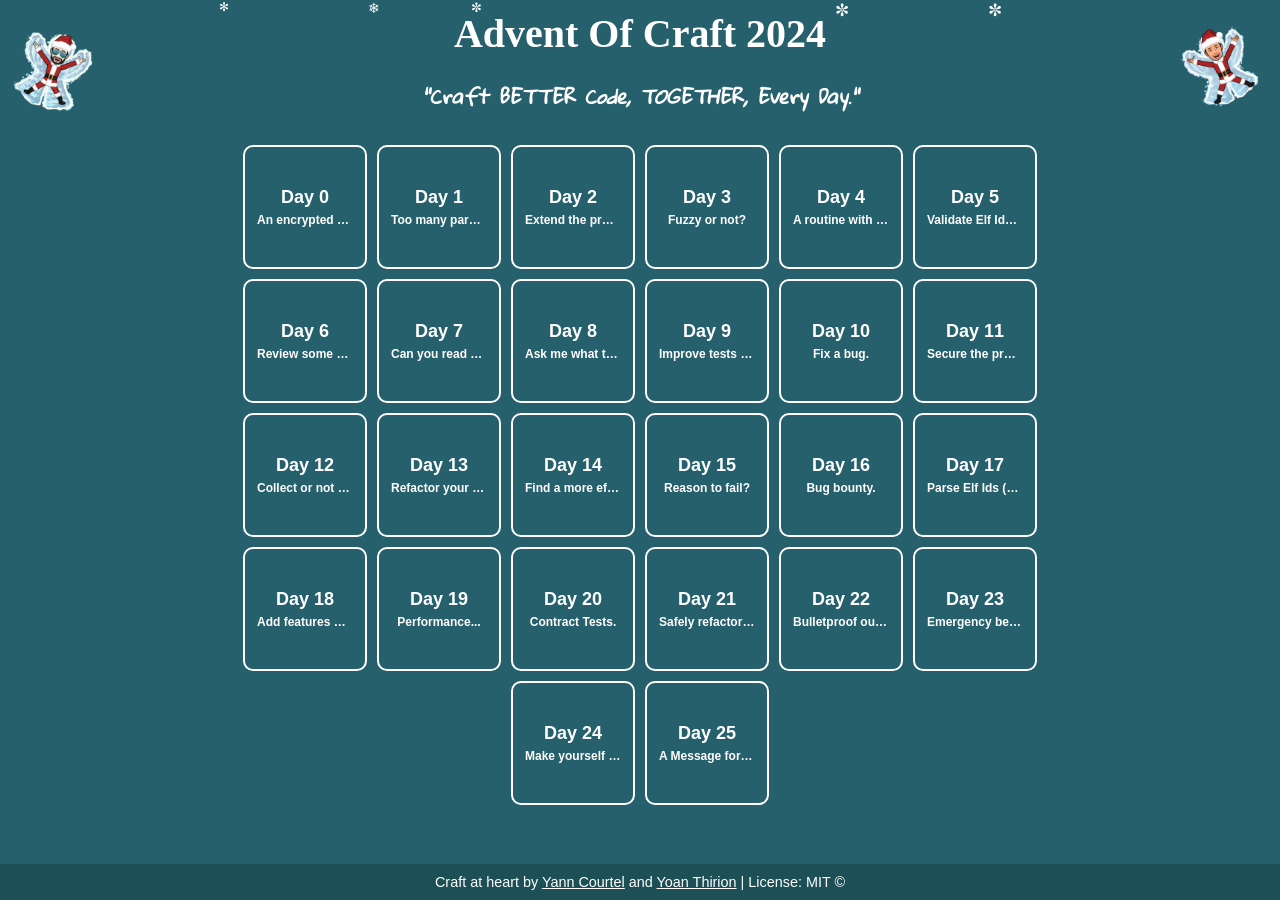
<file: 2024/index.html>
<!DOCTYPE html>
<html lang="en">
<head>
    <meta charset="UTF-8">
    <meta name="viewport" content="width=device-width, initial-scale=1.0">
    <meta name="description" content="Advent Of Craft Calendar 2024 - Craft Better Code Together Every Day!">
    <meta name="keywords" content="Craft, Advent Calendar, Software, Code, Collaboration">
    <meta name="author" content="Yann Courtel, Yoan Thirion">

    <!-- Open Graph Meta Tags for Social Sharing -->
    <meta property="og:title" content="Advent Of Craft 2024" />
    <meta property="og:description" content="Join us in crafting better code together every day with our Advent Of Craft Calendar 2024!" />
    <meta property="og:image" content="https://raw.githubusercontent.com/advent-of-craft/2024/refs/heads/main/img/advent-of-craft.webp" />
    <meta property="og:url" content="https://github.com/advent-of-craft/2024" />
    <meta property="og:type" content="website" />
    <meta property="og:site_name" content="Advent Of Craft" />

    <meta name="twitter:card" content="https://raw.githubusercontent.com/advent-of-craft/2024/refs/heads/main/img/advent-of-craft.webp">
    <meta name="twitter:title" content="Advent Of Craft 2024">
    <meta name="twitter:description" content="Craft BETTER Code, TOGETHER, Every Day. Explore our Advent Of Craft Calendar!">
    <meta name="twitter:image" content="https://raw.githubusercontent.com/advent-of-craft/2024/refs/heads/main/img/advent-of-craft.webp">

    <title>Advent Of Craft 2024</title>
    <link href="https://fonts.googleapis.com/css2?family=Brusher&family=Gloria+Hallelujah&display=swap" rel="stylesheet">
    <link rel="stylesheet" href="calendar.css">
    <script src="snowflakes.js"></script>
</head>
<body>
    <h1><a href="https://github.com/advent-of-craft/2024" target="_blank">Advent Of Craft 2024</a></h1>
    <h2>"Craft BETTER Code, TOGETHER, Every Day."</h2>

    <a href="https://www.linkedin.com/in/yanncourtel/" target="_blank">
        <img src="img/yann.png" alt="Yann Courtel" class="elf top-left">
    </a>
    <a href="https://www.linkedin.com/in/yoanthirion/" target="_blank">
        <img src="img/yoan.png" alt="Yoan Thirion" class="elf top-right">
    </a>

    <div class="content">
        <div class="advent-calendar">
            <a href="https://github.com/advent-of-craft/2024/blob/main/docs/day00/challenge.md" target="_blank" class="advent-day" alt="Day 0: An encrypted email..."><span class="title">Day 0</span><span class="subtitle">An encrypted email...</span></a>
            <a href="https://github.com/advent-of-craft/2024/blob/main/docs/day01/challenge.md" target="_blank" class="advent-day" alt="Day 1: Too many parameters..."><span class="title">Day 1</span><span class="subtitle">Too many parameters...</span></a>
            <a href="https://github.com/advent-of-craft/2024/blob/main/docs/day02/challenge.md" target="_blank" class="advent-day" alt="Day 2: Extend the program."><span class="title">Day 2</span><span class="subtitle">Extend the program.</span></a>
            <a href="https://github.com/advent-of-craft/2024/blob/main/docs/day03/challenge.md" target="_blank" class="advent-day" alt="Day 3: Fuzzy or not?"><span class="title">Day 3</span><span class="subtitle">Fuzzy or not?</span></a>
            <a href="https://github.com/advent-of-craft/2024/blob/main/docs/day04/challenge.md" target="_blank" class="advent-day" alt="Day 4: A routine with Fakes and Mocks."><span class="title">Day 4</span><span class="subtitle">A routine with Fakes and Mocks.</span></a>
            <a href="https://github.com/advent-of-craft/2024/blob/main/docs/day05/challenge.md" target="_blank" class="advent-day" alt="Day 5: Validate Elf Ids (EID)"><span class="title">Day 5</span><span class="subtitle">Validate Elf Ids (EID)</span></a>
            <a href="https://github.com/advent-of-craft/2024/blob/main/docs/day06/challenge.md" target="_blank" class="advent-day" alt="Day 6: Review some code."><span class="title">Day 6</span><span class="subtitle">Review some code.</span></a>
            <a href="https://github.com/advent-of-craft/2024/blob/main/docs/day07/challenge.md" target="_blank" class="advent-day" alt="Day 7: Can you read and understand the tests well?"><span class="title">Day 7</span><span class="subtitle">Can you read and understand the tests well?</span></a>
            <a href="https://github.com/advent-of-craft/2024/blob/main/docs/day08/challenge.md" target="_blank" class="advent-day" alt="Day 8: Ask me what to do."><span class="title">Day 8</span><span class="subtitle">Ask me what to do.</span></a>
            <a href="https://github.com/advent-of-craft/2024/blob/main/docs/day09/challenge.md" target="_blank" class="advent-day" alt="Day 9: Improve tests readability."><span class="title">Day 9</span><span class="subtitle">Improve tests readability.</span></a>
            <a href="https://github.com/advent-of-craft/2024/blob/main/docs/day10/challenge.md" target="_blank" class="advent-day" alt="Day 10: Fix a bug."><span class="title">Day 10</span><span class="subtitle">Fix a bug.</span></a>
            <a href="https://github.com/advent-of-craft/2024/blob/main/docs/day11/challenge.md" target="_blank" class="advent-day" alt="Day 11: Secure the program."><span class="title">Day 11</span><span class="subtitle">Secure the program.</span></a>
            <a href="https://github.com/advent-of-craft/2024/blob/main/docs/day12/challenge.md" target="_blank" class="advent-day" alt="Day 12: Collect or not collect?"><span class="title">Day 12</span><span class="subtitle">Collect or not collect?</span></a>
            <a href="https://github.com/advent-of-craft/2024/blob/main/docs/day13/challenge.md" target="_blank" class="advent-day" alt="Day 13: Refactor your code with the Mikado method."><span class="title">Day 13</span><span class="subtitle">Refactor your code with the Mikado method.</span></a>
            <a href="https://github.com/advent-of-craft/2024/blob/main/docs/day14/challenge.md" target="_blank" class="advent-day" alt="Day 14: Find a more efficient way to test object mappings."><span class="title">Day 14</span><span class="subtitle">Find a more efficient way to test object mappings.</span></a>
            <a href="https://github.com/advent-of-craft/2024/blob/main/docs/day15/challenge.md" target="_blank" class="advent-day" alt="Day 15: Reason to fail?"><span class="title">Day 15</span><span class="subtitle">Reason to fail?</span></a>
            <a href="https://github.com/advent-of-craft/2024/blob/main/docs/day16/challenge.md" target="_blank" class="advent-day" alt="Day 16: Bug bounty."><span class="title">Day 16</span><span class="subtitle">Bug bounty.</span></a>
            <a href="https://github.com/advent-of-craft/2024/blob/main/docs/day17/challenge.md" target="_blank" class="advent-day" alt="Day 17: Parse Elf Ids (EID)"><span class="title">Day 17</span><span class="subtitle">Parse Elf Ids (EID)</span></a>
            <a href="https://github.com/advent-of-craft/2024/blob/main/docs/day18/challenge.md" target="_blank" class="advent-day" alt="Day 18: Add features 🦎🖖."><span class="title">Day 18</span><span class="subtitle">Add features 🦎🖖.</span></a>
            <a href="https://github.com/advent-of-craft/2024/blob/main/docs/day19/challenge.md" target="_blank" class="advent-day" alt="Day 19: Performance..."><span class="title">Day 19</span><span class="subtitle">Performance...</span></a>
            <a href="https://github.com/advent-of-craft/2024/blob/main/docs/day20/challenge.md" target="_blank" class="advent-day" alt="Day 20: Contract Tests."><span class="title">Day 20</span><span class="subtitle">Contract Tests.</span></a>
            <a href="https://github.com/advent-of-craft/2024/blob/main/docs/day21/challenge.md" target="_blank" class="advent-day" alt="Day 21: Safely refactor the `TourCalculator`."><span class="title">Day 21</span><span class="subtitle">Safely refactor the `TourCalculator`.</span></a>
            <a href="https://github.com/advent-of-craft/2024/blob/main/docs/day22/challenge.md" target="_blank" class="advent-day" alt="Day 22: Bulletproof our code with "EID mutations"."><span class="title">Day 22</span><span class="subtitle">Bulletproof our code with "EID mutations".</span></a>
            <a href="https://github.com/advent-of-craft/2024/blob/main/docs/day23/challenge.md" target="_blank" class="advent-day" alt="Day 23: Emergency before Christmas."><span class="title">Day 23</span><span class="subtitle">Emergency before Christmas.</span></a>
            <a href="https://github.com/advent-of-craft/2024/blob/main/docs/day24/challenge.md" target="_blank" class="advent-day" alt="Day 24: Make yourself indispensable."><span class="title">Day 24</span><span class="subtitle">Make yourself indispensable.</span></a>
            <a href="https://github.com/advent-of-craft/2024/blob/main/docs/day25/challenge.md" target="_blank" class="advent-day" alt="Day 25: A Message for Your Future Self 🎁"><span class="title">Day 25</span><span class="subtitle">A Message for Your Future Self 🎁</span></a>
        </div>
    </div>

    <footer>
        Craft at heart by 
        <a href="https://www.linkedin.com/in/yanncourtel/">Yann Courtel</a> and 
        <a href="https://www.linkedin.com/in/yoanthirion/">Yoan Thirion</a> | License: MIT &copy;
    </footer>
</body>
</html>
</file>
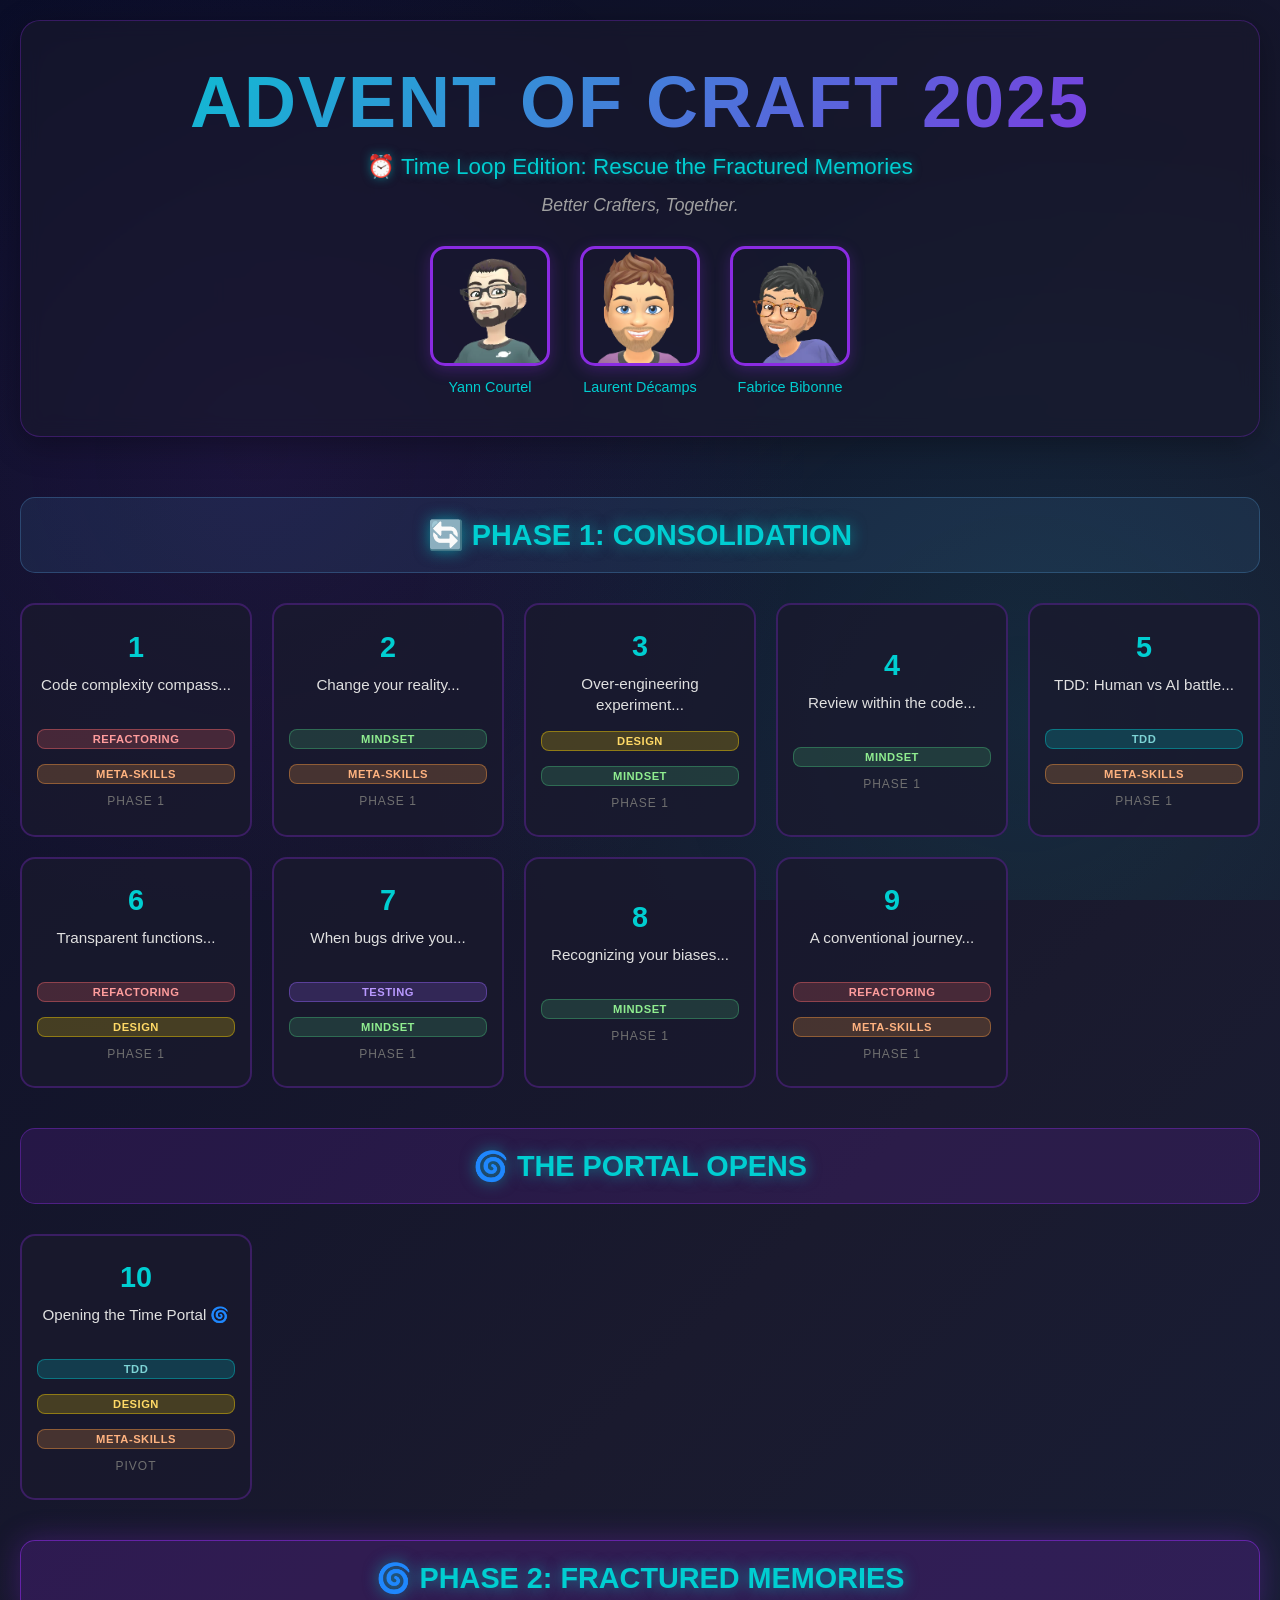
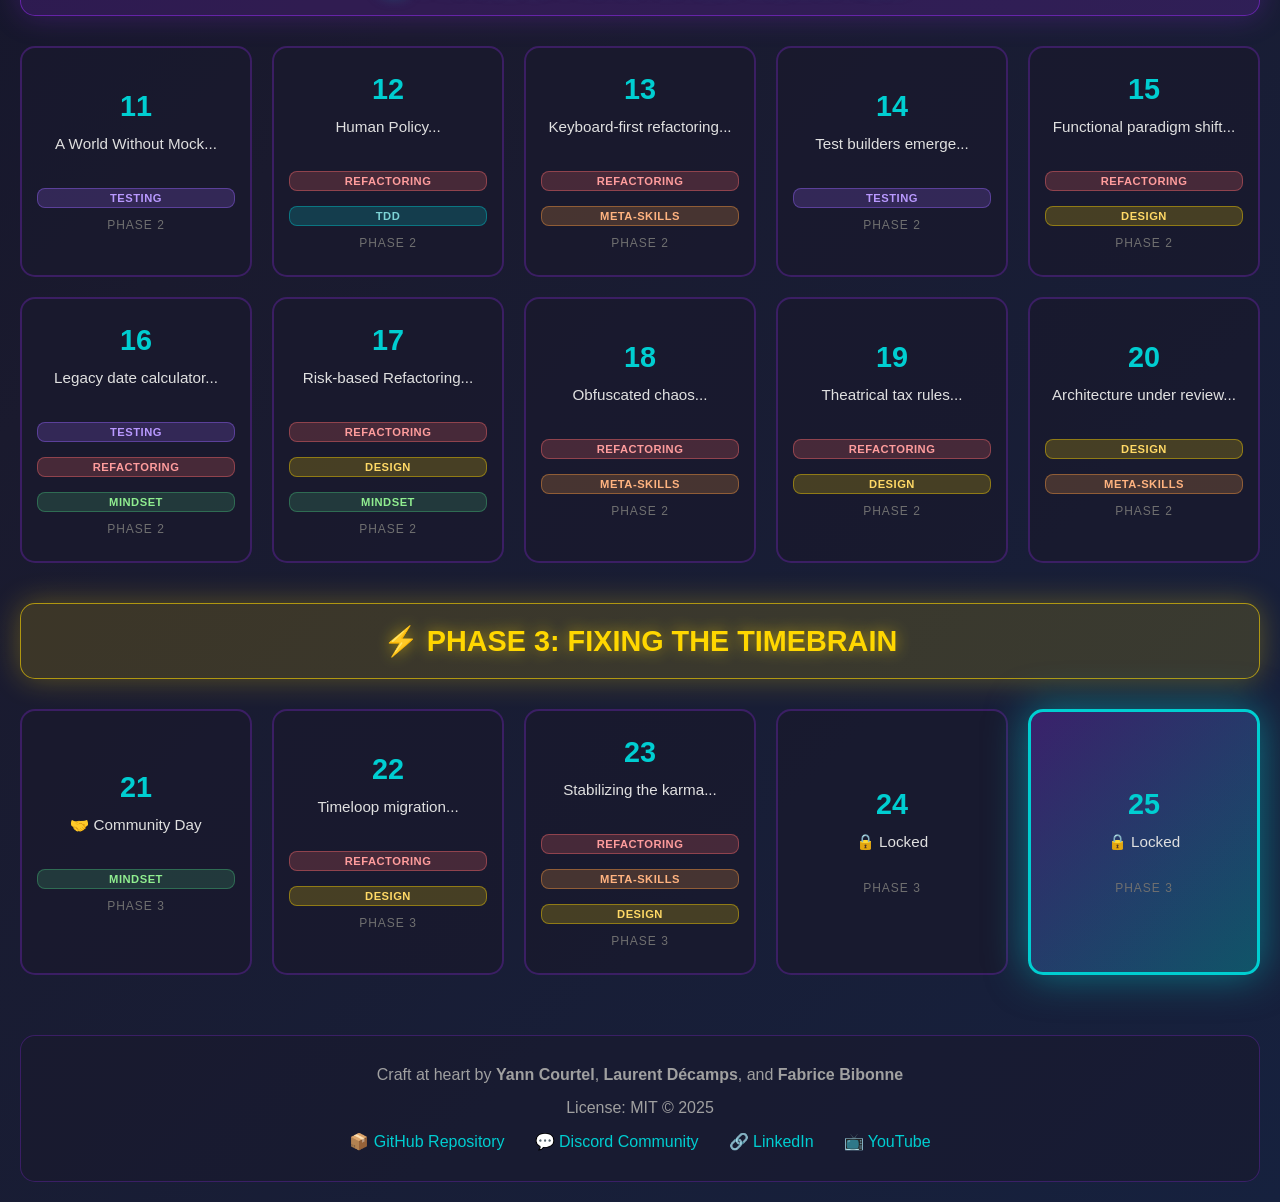
<file: 2025/index.html>
<!DOCTYPE html>
<html lang="en">
<head>
    <meta charset="UTF-8">
    <meta name="viewport" content="width=device-width, initial-scale=1.0">
    <meta name="description" content="Advent Of Craft 2025 - Time Loop Edition: Rescue the Fractured Memories. 25 days of software crafting challenges.">
    <meta name="keywords" content="advent of craft, software crafting, coding challenges, TDD, refactoring, clean code">
    <meta property="og:title" content="Advent Of Craft 2025">
    <meta property="og:description" content="Time Loop Edition: Rescue the Fractured Memories - Better Crafters, Together.">
    <meta property="og:type" content="website">
    <meta property="og:url" content="https://www.adventofcraft.com">
    <title>Advent Of Craft 2025 - Time Loop Edition</title>
    <link rel="icon" type="image/png" href="data:image/svg+xml,%3Csvg xmlns='http://www.w3.org/2000/svg' viewBox='0 0 100 100'%3E%3Ctext y='0.9em' font-size='90'%3E⏰%3C/text%3E%3C/svg%3E">
    <link rel="stylesheet" href="index.css">
</head>
<body>
    <div class="container">
        <!-- Header -->
        <header>
            <h1>ADVENT OF CRAFT 2025</h1>
            <p class="subtitle">⏰ Time Loop Edition: Rescue the Fractured Memories</p>
            <p class="tagline">Better Crafters, Together.</p>
            
            <div class="team">
                <div class="team-member">
                    <img src="img/yann.png" alt="Yann Courtel">
                    <div><a href="https://www.linkedin.com/in/yanncourtel/" target="_blank" rel="noopener">Yann Courtel</a></div>
                </div>
                <div class="team-member">
                    <img src="img/Laurent.png" alt="Laurent Décamps">
                    <div><a href="https://www.linkedin.com/in/laurentdecamps/" target="_blank" rel="noopener">Laurent Décamps</a></div>
                </div>
                <div class="team-member">
                    <img src="img/Fabrice.png" alt="Fabrice Bibonne">
                    <div><a href="https://www.linkedin.com/in/fabrice-bibonne-1729a1180/" target="_blank" rel="noopener">Fabrice Bibonne</a></div>
                </div>
            </div>
        </header>

        <!-- Phase 1: Consolidation -->
        <div class="phase-indicator phase-1" id="phase-1-indicator">
            <h2>🔄 PHASE 1: CONSOLIDATION</h2>
        </div>

        <div class="calendar-grid" id="phase-1-grid">
            <!-- Days 1-9: Phase 1 -->
            <a href="https://github.com/advent-of-craft/2025/blob/main/challenges/day01/README.md" class="day-box locked" id="day-1" target="_blank" rel="noopener">
                <div class="day-number">1</div>
                <div class="day-title">Code complexity compass...</div>
                <span class="day-category refactoring">Refactoring</span>
                <span class="day-category meta-skills">Meta-Skills</span>
                <div class="day-phase">Phase 1</div>
            </a>

            <a href="https://github.com/advent-of-craft/2025/blob/main/challenges/day02/README.md" class="day-box locked" id="day-2" target="_blank" rel="noopener">
                <div class="day-number">2</div>
                <div class="day-title">Change your reality...</div>
                <span class="day-category mindset">Mindset</span>
                <span class="day-category meta-skills">Meta-Skills</span>
                <div class="day-phase">Phase 1</div>
            </a>

            <a href="https://github.com/advent-of-craft/2025/blob/main/challenges/day03/README.md" class="day-box locked" id="day-3" target="_blank" rel="noopener">
                <div class="day-number">3</div>
                <div class="day-title">Over-engineering experiment...</div>
                <span class="day-category design">Design</span>
                <span class="day-category mindset">Mindset</span>
                <div class="day-phase">Phase 1</div>
            </a>

            <a href="https://github.com/advent-of-craft/2025/blob/main/challenges/day04/README.md" class="day-box locked" id="day-4" target="_blank" rel="noopener">
                <div class="day-number">4</div>
                <div class="day-title">Review within the code...</div>
                <span class="day-category mindset">Mindset</span>
                <div class="day-phase">Phase 1</div>
            </a>

            <a href="https://github.com/advent-of-craft/2025/blob/main/challenges/day05/README.md" class="day-box locked" id="day-5" target="_blank" rel="noopener">
                <div class="day-number">5</div>
                <div class="day-title">TDD: Human vs AI battle...</div>
                <span class="day-category tdd">TDD</span>
                <span class="day-category meta-skills">Meta-Skills</span>
                <div class="day-phase">Phase 1</div>
            </a>

            <a href="https://github.com/advent-of-craft/2025/blob/main/challenges/day06/README.md" class="day-box locked" id="day-6" target="_blank" rel="noopener">
                <div class="day-number">6</div>
                <div class="day-title">Transparent functions...</div>
                <span class="day-category refactoring">Refactoring</span>
                <span class="day-category design">Design</span>
                <div class="day-phase">Phase 1</div>
            </a>

            <a href="https://github.com/advent-of-craft/2025/blob/main/challenges/day07/README.md" class="day-box locked" id="day-7" target="_blank" rel="noopener">
                <div class="day-number">7</div>
                <div class="day-title">When bugs drive you...</div>
                <span class="day-category testing">Testing</span>
                <span class="day-category mindset">Mindset</span>
                <div class="day-phase">Phase 1</div>
            </a>

            <a href="https://github.com/advent-of-craft/2025/blob/main/challenges/day08/README.md" class="day-box locked" id="day-8" target="_blank" rel="noopener">
                <div class="day-number">8</div>
                <div class="day-title">Recognizing your biases...</div>
                <span class="day-category mindset">Mindset</span>
                <div class="day-phase">Phase 1</div>
            </a>

            <a href="https://github.com/advent-of-craft/2025/blob/main/challenges/day09/README.md" class="day-box locked" id="day-9" target="_blank" rel="noopener">
                <div class="day-number">9</div>
                <div class="day-title">A conventional journey...</div>
                <span class="day-category refactoring">Refactoring</span>
                <span class="day-category meta-skills">Meta-Skills</span>
                <div class="day-phase">Phase 1</div>
            </a>
        </div>

        <!-- Day 10: The Pivot/Portal -->
        <div class="phase-indicator" id="portal-indicator">
            <h2>🌀 THE PORTAL OPENS</h2>
        </div>

        <div class="calendar-grid" id="portal-grid">
            <a href="https://github.com/advent-of-craft/2025/blob/main/challenges/day10/README.md" class="day-box locked" id="day-10" target="_blank" rel="noopener">
                <div class="day-number">10</div>
                <div class="day-title">Opening the Time Portal 🌀</div>
                <span class="day-category tdd">TDD</span>
                <span class="day-category design">Design</span>
                <span class="day-category meta-skills">Meta-Skills</span>
                <div class="day-phase">Pivot</div>
            </a>
        </div>

        <!-- Phase 2: Exploration -->
        <div class="phase-indicator phase-2" id="phase-2-indicator">
            <h2>🌀 PHASE 2: FRACTURED MEMORIES</h2>
        </div>

        <div class="calendar-grid" id="phase-2-grid">
            <!-- Days 11-20: Phase 2 -->
            <a href="https://github.com/advent-of-craft/2025/blob/main/challenges/day11/README.md" class="day-box locked" id="day-11" target="_blank" rel="noopener">
                <div class="day-number">11</div>
                <div class="day-title">A World Without Mock...</div>
                <span class="day-category testing">Testing</span>
                <div class="day-phase">Phase 2</div>
            </a>

            <a href="https://github.com/advent-of-craft/2025/blob/main/challenges/day12/README.md" class="day-box locked" id="day-12" target="_blank" rel="noopener">
                <div class="day-number">12</div>
                <div class="day-title">Human Policy...</div>
                <span class="day-category refactoring">Refactoring</span>
                <span class="day-category tdd">TDD</span>
                <div class="day-phase">Phase 2</div>
            </a>

            <a href="https://github.com/advent-of-craft/2025/blob/main/challenges/day13/README.md" class="day-box locked" id="day-13" target="_blank" rel="noopener">
                <div class="day-number">13</div>
                <div class="day-title">Keyboard-first refactoring...</div>
                <span class="day-category refactoring">Refactoring</span>
                <span class="day-category meta-skills">Meta-Skills</span>
                <div class="day-phase">Phase 2</div>
            </a>

            <a href="https://github.com/advent-of-craft/2025/blob/main/challenges/day14/README.md" class="day-box locked" id="day-14" target="_blank" rel="noopener">
                <div class="day-number">14</div>
                <div class="day-title">Test builders emerge...</div>
                <span class="day-category testing">Testing</span>
                <div class="day-phase">Phase 2</div>
            </a>

            <a href="https://github.com/advent-of-craft/2025/blob/main/challenges/day15/README.md" class="day-box locked" id="day-15" target="_blank" rel="noopener">
                <div class="day-number">15</div>
                <div class="day-title">Functional paradigm shift...</div>
                <span class="day-category refactoring">Refactoring</span>
                <span class="day-category design">Design</span>
                <div class="day-phase">Phase 2</div>
            </a>

            <a href="https://github.com/advent-of-craft/2025/blob/main/challenges/day16/README.md" class="day-box locked" id="day-16" target="_blank" rel="noopener">
                <div class="day-number">16</div>
                <div class="day-title">Legacy date calculator...</div>
                <span class="day-category testing">Testing</span>
                <span class="day-category refactoring">Refactoring</span>
                <span class="day-category mindset">Mindset</span>
                <div class="day-phase">Phase 2</div>
            </a>

            <a href="https://github.com/advent-of-craft/2025/blob/main/challenges/day17/README.md" class="day-box locked" id="day-17" target="_blank" rel="noopener">
                <div class="day-number">17</div>
                <div class="day-title">Risk-based Refactoring...</div>
                <span class="day-category refactoring">Refactoring</span>
                <span class="day-category design">Design</span>
                <span class="day-category mindset">Mindset</span>
                <div class="day-phase">Phase 2</div>
            </a>

            <a href="https://github.com/advent-of-craft/2025/blob/main/challenges/day18/README.md" class="day-box locked" id="day-18" target="_blank" rel="noopener">
                <div class="day-number">18</div>
                <div class="day-title">Obfuscated chaos...</div>
                <span class="day-category refactoring">Refactoring</span>
                <span class="day-category meta-skills">Meta-Skills</span>
                <div class="day-phase">Phase 2</div>
            </a>

            <a href="https://github.com/advent-of-craft/2025/blob/main/challenges/day19/README.md" class="day-box locked" id="day-19" target="_blank" rel="noopener">
                <div class="day-number">19</div>
                <div class="day-title">Theatrical tax rules...</div>
                <span class="day-category refactoring">Refactoring</span>
                <span class="day-category design">Design</span>
                <div class="day-phase">Phase 2</div>
            </a>

            <a href="https://github.com/advent-of-craft/2025/blob/main/challenges/day20/README.md" class="day-box locked" id="day-20" target="_blank" rel="noopener">
                <div class="day-number">20</div>
                <div class="day-title">Architecture under review...</div>
                <span class="day-category design">Design</span>
                <span class="day-category meta-skills">Meta-Skills</span>
                <div class="day-phase">Phase 2</div>
            </a>
        </div>

        <!-- Phase 3: Fixing the TimeBrain -->
        <div class="phase-indicator phase-3" id="phase-3-indicator">
            <h2>⚡ PHASE 3: FIXING THE TIMEBRAIN</h2>
        </div>

        <div class="calendar-grid" id="phase-3-grid">
            <!-- Days 21-25: Phase 3 -->
            <a href="https://github.com/advent-of-craft/2025/blob/main/challenges/day21/README.md" class="day-box locked" id="day-21" target="_blank" rel="noopener">
                <div class="day-number">21</div>
                <div class="day-title">🤝 Community Day</div>
                <span class="day-category mindset">Mindset</span>
                <div class="day-phase">Phase 3</div>
            </a>

            <a href="https://github.com/advent-of-craft/2025/blob/main/challenges/day22/README.md" class="day-box locked" id="day-22" target="_blank" rel="noopener">
                <div class="day-number">22</div>
                <div class="day-title">Timeloop migration...</div>
                <span class="day-category refactoring">Refactoring</span>
                <span class="day-category design">Design</span>
                <div class="day-phase">Phase 3</div>
            </a>

            <a href="https://github.com/advent-of-craft/2025/blob/main/challenges/day23/README.md" class="day-box locked" id="day-23" target="_blank" rel="noopener">
                <div class="day-number">23</div>
                <div class="day-title">Stabilizing the karma...</div>
                <span class="day-category refactoring">Refactoring</span>
                <span class="day-category meta-skills">Meta-Skills</span>
                <span class="day-category design">Design</span>
                <div class="day-phase">Phase 3</div>
            </a>

            <a href="https://github.com/advent-of-craft/2025/blob/main/challenges/day24/README.md" class="day-box locked" id="day-24" target="_blank" rel="noopener">
                <div class="day-number">24</div>
                <div class="day-title">🔒 Locked</div>
                <div class="day-phase">Phase 3</div>
            </a>

            <a href="https://github.com/advent-of-craft/2025/blob/main/challenges/day25/README.md" class="day-box locked" id="day-25" target="_blank" rel="noopener">
                <div class="day-number">25</div>
                <div class="day-title">🔒 Locked</div>
                <div class="day-phase">Phase 3</div>
            </a>
        </div>

        <!-- Footer -->
        <footer>
            <p>Craft at heart by <strong>Yann Courtel</strong>, <strong>Laurent Décamps</strong>, and <strong>Fabrice Bibonne</strong></p>
            <p>License: MIT © 2025</p>
            <div class="footer-links">
                <a href="https://github.com/advent-of-craft/2025" target="_blank" rel="noopener">
                    📦 GitHub Repository
                </a>
                <a href="https://discord.gg/E5Z9s9UKTS" target="_blank" rel="noopener">
                    💬 Discord Community
                </a>
                <a href="https://www.linkedin.com/company/advent-of-craft" target="_blank" rel="noopener">
                    🔗 LinkedIn
                </a>
                <a href="https://www.youtube.com/@AdventOfCraft" target="_blank" rel="noopener">
                    📺 YouTube
                </a>
            </div>
        </footer>
    </div>

    <script src="./index.js"></script>
</body>
</html>
</file>
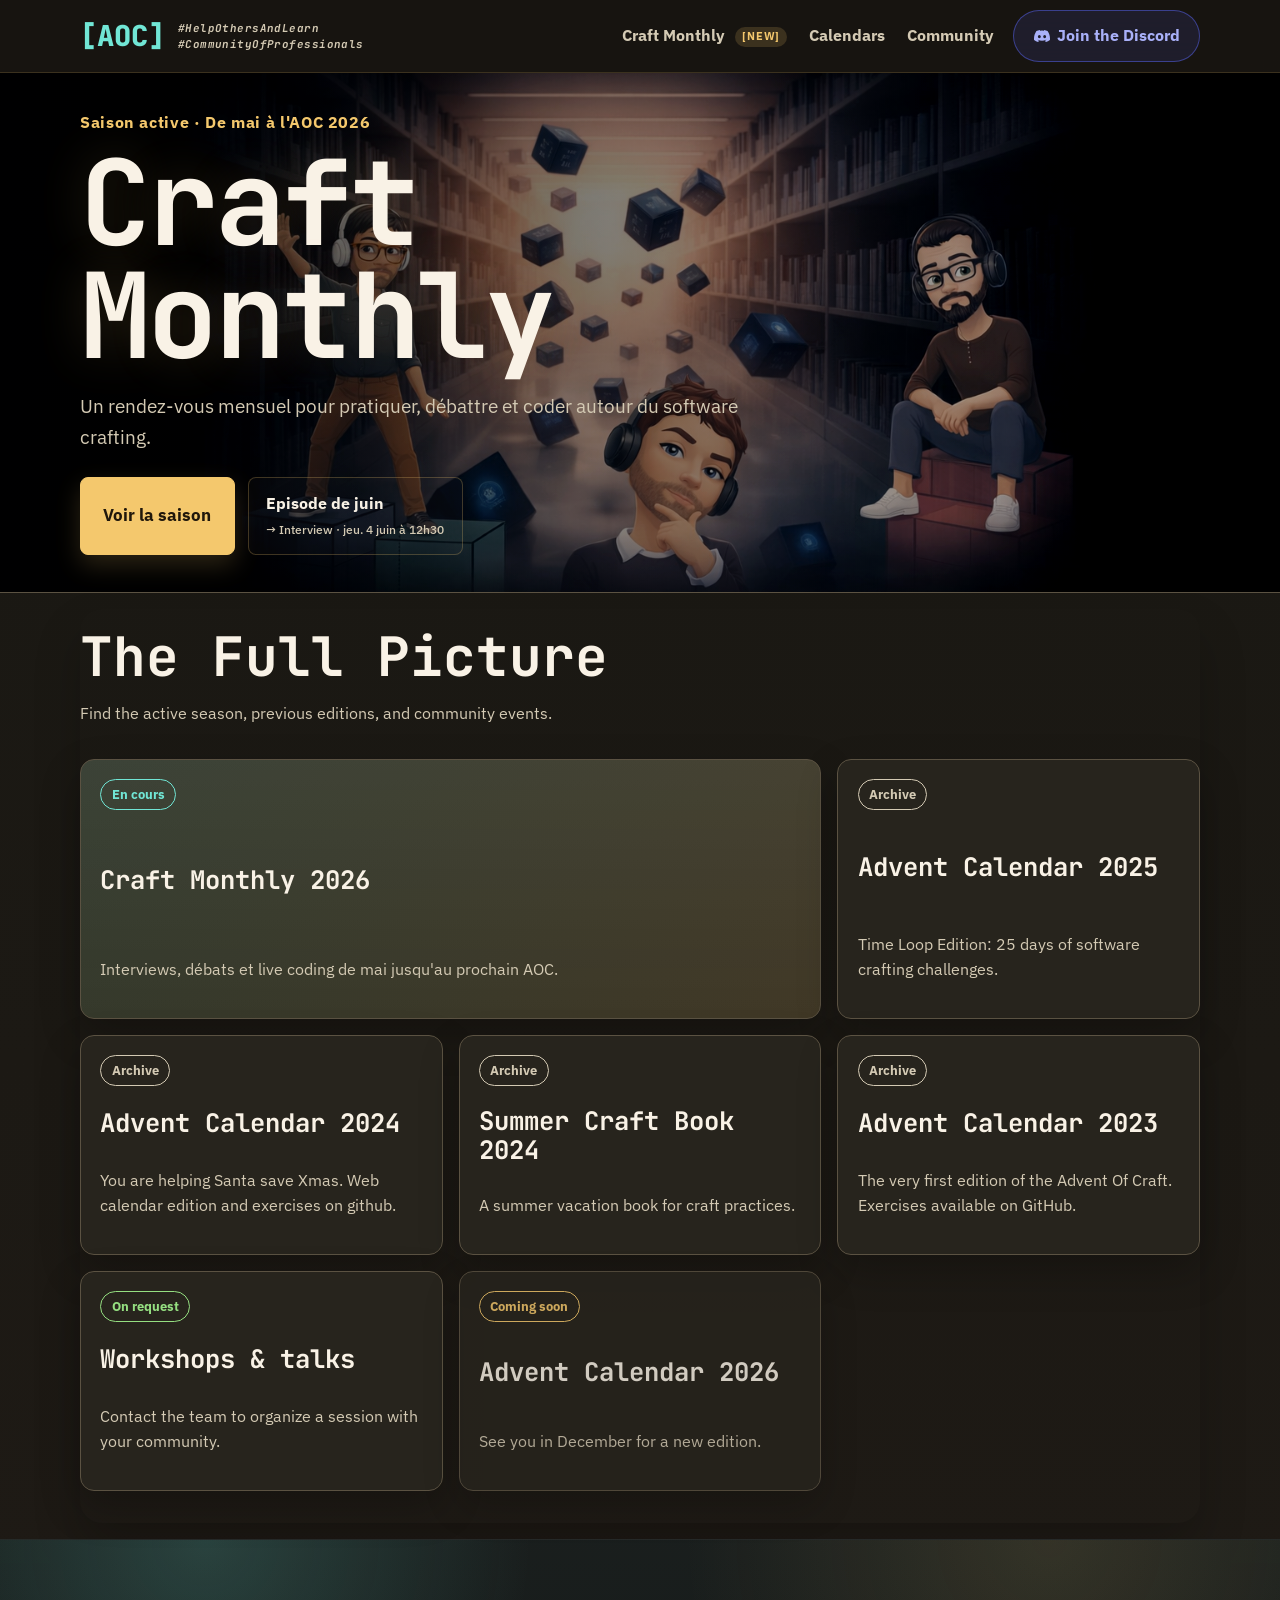
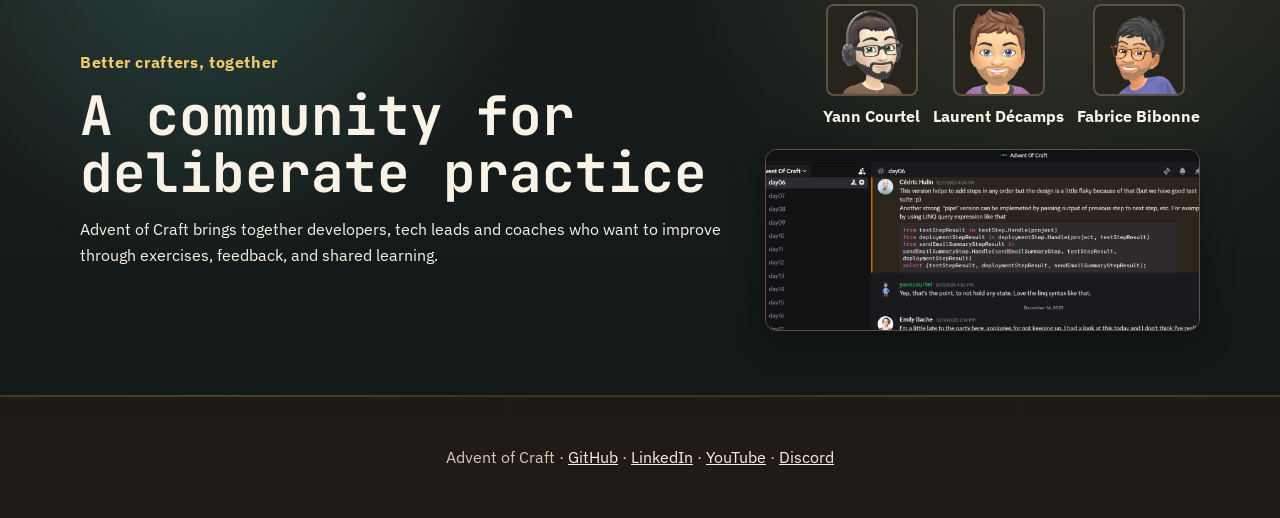
<file: docs/index.html>
<!DOCTYPE html>
<html lang="en">
<head>
  <meta charset="UTF-8">
  <meta name="viewport" content="width=device-width, initial-scale=1.0">
  <meta name="description" content="Advent of Craft brings together calendars, Craft Monthly seasons, and workshops for software crafting practice.">
  <title>Advent of Craft</title>
  <link rel="preconnect" href="https://fonts.googleapis.com">
  <link rel="preconnect" href="https://fonts.gstatic.com" crossorigin>
  <link href="https://fonts.googleapis.com/css2?family=IBM+Plex+Sans:wght@400;500;700&family=JetBrains+Mono:wght@700;800&display=swap" rel="stylesheet">
  <link rel="stylesheet" href="assets/css/style.css">
</head>
<body class="home-page">
  <a class="skip-link" href="#main">Skip to content</a>

  <header class="site-header">
    <nav class="nav" aria-label="Main navigation">
      <a class="brand" href="./" aria-label="Advent of Craft home">
        <span class="brand-mark" aria-hidden="true">[AOC]</span>
        <span class="brand-tagline">
          <span>#HelpOthersAndLearn</span>
          <span>#CommunityOfProfessionals</span>
        </span>
      </a>
      <div class="nav-links">
        <a href="craft-monthly/">Craft Monthly <span class="nav-tag">[new]</span></a>
        <a href="#calendars">Calendars</a>
        <a href="#community">Community</a>
        <a class="discord-btn discord-btn-container" href="https://discord.gg/E5Z9s9UKTS" target="_blank" rel="noopener">
          <svg width="16" height="16" viewBox="0 0 24 24" fill="currentColor" aria-hidden="true"><path d="M20.317 4.37a19.791 19.791 0 0 0-4.885-1.515.074.074 0 0 0-.079.037c-.21.375-.444.864-.608 1.25a18.27 18.27 0 0 0-5.487 0 12.64 12.64 0 0 0-.617-1.25.077.077 0 0 0-.079-.037A19.736 19.736 0 0 0 3.677 4.37a.07.07 0 0 0-.032.027C.533 9.046-.32 13.58.099 18.057a.082.082 0 0 0 .031.057 19.9 19.9 0 0 0 5.993 3.03.078.078 0 0 0 .084-.028c.462-.63.874-1.295 1.226-1.994a.076.076 0 0 0-.041-.106 13.107 13.107 0 0 1-1.872-.892.077.077 0 0 1-.008-.128 10.2 10.2 0 0 0 .372-.292.074.074 0 0 1 .077-.01c3.928 1.793 8.18 1.793 12.062 0a.074.074 0 0 1 .078.01c.12.098.246.198.373.292a.077.077 0 0 1-.006.127 12.299 12.299 0 0 1-1.873.892.077.077 0 0 0-.041.107c.36.698.772 1.362 1.225 1.993a.076.076 0 0 0 .084.028 19.839 19.839 0 0 0 6.002-3.03.077.077 0 0 0 .032-.054c.5-5.177-.838-9.674-3.549-13.66a.061.061 0 0 0-.031-.03zM8.02 15.33c-1.183 0-2.157-1.085-2.157-2.419 0-1.333.956-2.419 2.157-2.419 1.21 0 2.176 1.096 2.157 2.42 0 1.333-.956 2.418-2.157 2.418zm7.975 0c-1.183 0-2.157-1.085-2.157-2.419 0-1.333.955-2.419 2.157-2.419 1.21 0 2.176 1.096 2.157 2.42 0 1.333-.946 2.418-2.157 2.418z"/></svg>
          Join the Discord
        </a>
      </div>
    </nav>
  </header>

  <main id="main">
    <section class="hero" aria-labelledby="hero-title">
      <div class="hero-content">
        <p class="eyebrow">Saison active · De mai à l'AOC 2026</p>
        <h1 id="hero-title">Craft Monthly</h1>
        <p class="hero-text">Un rendez-vous mensuel pour pratiquer, débattre et coder autour du software crafting.</p>
        <div class="actions">
          <a class="button primary" href="craft-monthly/">Voir la saison</a>
          <a class="button secondary" href="craft-monthly/#juin-2026">
            <span class="button-label">Episode de juin</span>
            <span class="button-sub">→ Interview · jeu. 4 juin à 12h30</span>
          </a>
        </div>
      </div>
    </section>

    <div class="hero-divider" aria-hidden="true"></div>

    <section class="section panel no-background" id="calendars" aria-labelledby="products-title">
      <div class="section-heading">
        <h2 id="products-title">The Full Picture</h2>
        <p>Find the active season, previous editions, and community events.</p>
      </div>

      <div class="tile-grid">
        <a class="tile featured" href="craft-monthly/">
          <span class="tag current">En cours</span>
          <h3>Craft Monthly 2026</h3>
          <p>Interviews, débats et live coding de mai jusqu'au prochain AOC.</p>
        </a>
        <a class="tile" href="2025/">
          <span class="tag archive">Archive</span>
          <h3>Advent Calendar 2025</h3>
          <p>Time Loop Edition: 25 days of software crafting challenges.</p>
        </a>
        <a class="tile" href="2024/">
          <span class="tag archive">Archive</span>
          <h3>Advent Calendar 2024</h3>
          <p>You are helping Santa save Xmas. Web calendar edition and exercises on github.</p>
        </a>
        <a class="tile" href="https://github.com/advent-of-craft/2024-summer-craft-book" target="_blank" rel="noopener">
          <span class="tag archive">Archive</span>
          <h3>Summer Craft Book 2024</h3>
          <p>A summer vacation book for craft practices.</p>
        </a>
        <a class="tile" href="https://github.com/advent-of-craft/2023" target="_blank" rel="noopener">
          <span class="tag archive">Archive</span>
          <h3>Advent Calendar 2023</h3>
          <p>The very first edition of the Advent Of Craft. Exercises available on GitHub.</p>
        </a>
        <a class="tile" href="https://www.linkedin.com/company/advent-of-craft" target="_blank" rel="noopener">
          <span class="tag available">On request</span>
          <h3>Workshops & talks</h3>
          <p>Contact the team to organize a session with your community.</p>
        </a>
        <div class="tile muted" aria-label="Advent Calendar 2026 announced">
          <span class="tag soon">Coming soon</span>
          <h3>Advent Calendar 2026</h3>
          <p>See you in December for a new edition.</p>
        </div>
      </div>
    </section>

    <section class="section split panel cool" id="community" aria-labelledby="community-title">
      <div>
        <p class="eyebrow">Better crafters, together</p>
        <h2 id="community-title">A community for deliberate practice</h2>
        <p>Advent of Craft brings together developers, tech leads and coaches who want to improve through exercises, feedback, and shared learning.</p>
      </div>
      <div class="community-right">
        <div class="people" aria-label="Advent of Craft team">
          <a class="person" href="https://www.linkedin.com/in/yanncourtel/" target="_blank" rel="noopener">
            <img src="assets/img/yann.png" alt="Yann Courtel">
            <span>Yann Courtel</span>
          </a>
          <a class="person" href="https://www.linkedin.com/in/laurentdecamps/" target="_blank" rel="noopener">
            <img src="assets/img/Laurent.png" alt="Laurent Décamps">
            <span>Laurent Décamps</span>
          </a>
          <a class="person" href="https://www.linkedin.com/in/fabrice-bibonne-1729a1180/" target="_blank" rel="noopener">
            <img src="assets/img/Fabrice.png" alt="Fabrice Bibonne">
            <span>Fabrice Bibonne</span>
          </a>
        </div>
        <a class="discord-preview" href="https://discord.gg/E5Z9s9UKTS" target="_blank" rel="noopener" aria-label="Rejoindre le Discord Advent of Craft">
          <img src="assets/img/screenshot-discord.png" alt="Conversations actives sur le Discord Advent of Craft">
        </a>
      </div>
    </section>
  </main>

  <footer class="site-footer">
    <p>Advent of Craft · <a href="https://github.com/advent-of-craft" target="_blank" rel="noopener">GitHub</a> · <a href="https://www.linkedin.com/company/advent-of-craft" target="_blank" rel="noopener">LinkedIn</a> · <a href="https://www.youtube.com/@AdventOfCraft" target="_blank" rel="noopener">YouTube</a> · <a href="https://discord.gg/E5Z9s9UKTS" target="_blank" rel="noopener">Discord</a></p>
  </footer>
</body>
</html>
</file>
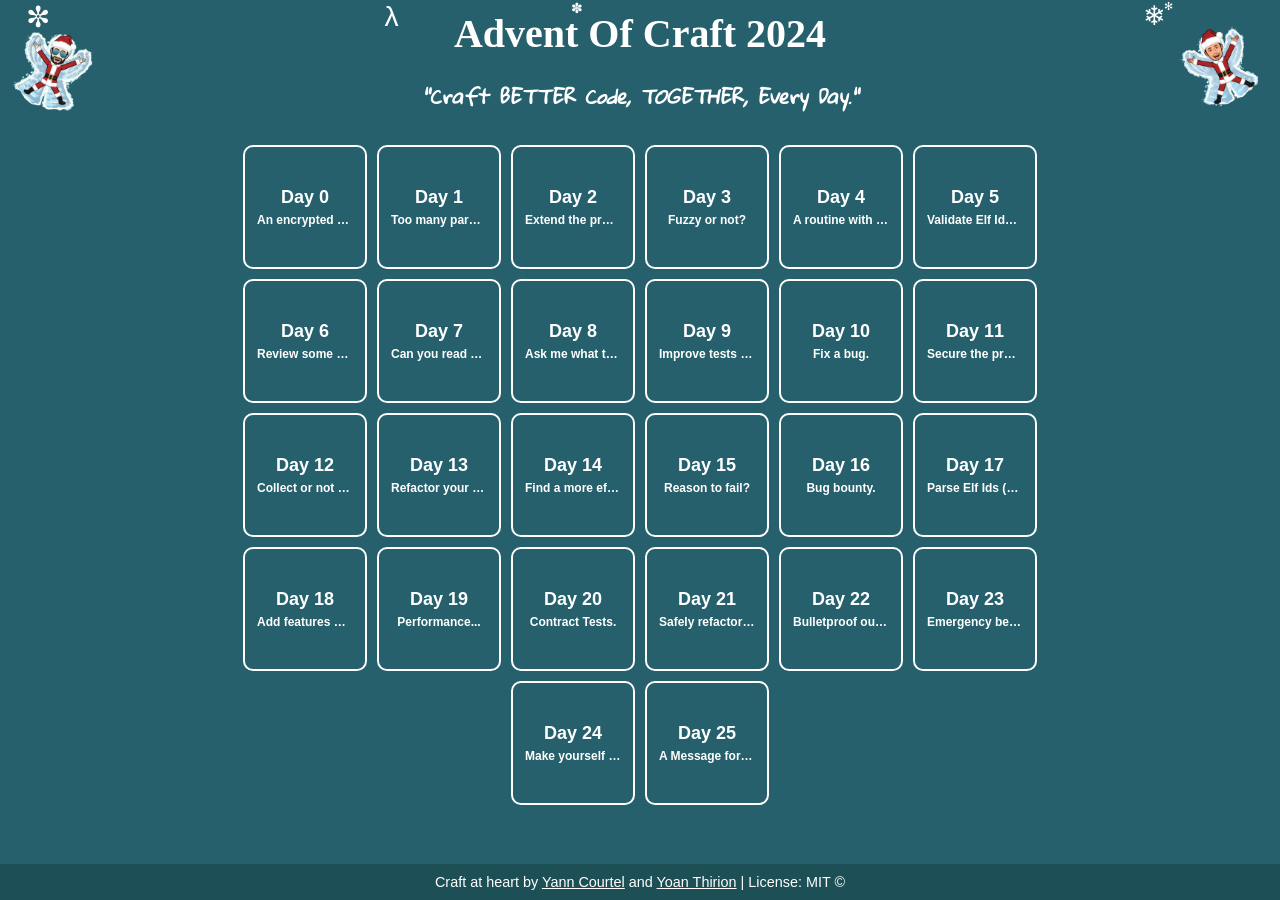
<file: docs/2024/index.html>
<!DOCTYPE html>
<html lang="en">
<head>
    <meta charset="UTF-8">
    <meta name="viewport" content="width=device-width, initial-scale=1.0">
    <meta name="description" content="Advent Of Craft Calendar 2024 - Craft Better Code Together Every Day!">
    <meta name="keywords" content="Craft, Advent Calendar, Software, Code, Collaboration">
    <meta name="author" content="Yann Courtel, Yoan Thirion">

    <!-- Open Graph Meta Tags for Social Sharing -->
    <meta property="og:title" content="Advent Of Craft 2024" />
    <meta property="og:description" content="Join us in crafting better code together every day with our Advent Of Craft Calendar 2024!" />
    <meta property="og:image" content="https://raw.githubusercontent.com/advent-of-craft/2024/refs/heads/main/img/advent-of-craft.webp" />
    <meta property="og:url" content="https://github.com/advent-of-craft/2024" />
    <meta property="og:type" content="website" />
    <meta property="og:site_name" content="Advent Of Craft" />

    <meta name="twitter:card" content="https://raw.githubusercontent.com/advent-of-craft/2024/refs/heads/main/img/advent-of-craft.webp">
    <meta name="twitter:title" content="Advent Of Craft 2024">
    <meta name="twitter:description" content="Craft BETTER Code, TOGETHER, Every Day. Explore our Advent Of Craft Calendar!">
    <meta name="twitter:image" content="https://raw.githubusercontent.com/advent-of-craft/2024/refs/heads/main/img/advent-of-craft.webp">

    <title>Advent Of Craft 2024</title>
    <link href="https://fonts.googleapis.com/css2?family=Brusher&family=Gloria+Hallelujah&display=swap" rel="stylesheet">
    <link rel="stylesheet" href="calendar.css">
    <script src="snowflakes.js"></script>
</head>
<body>
    <h1><a href="https://github.com/advent-of-craft/2024" target="_blank">Advent Of Craft 2024</a></h1>
    <h2>"Craft BETTER Code, TOGETHER, Every Day."</h2>

    <a href="https://www.linkedin.com/in/yanncourtel/" target="_blank">
        <img src="img/yann.png" alt="Yann Courtel" class="elf top-left">
    </a>
    <a href="https://www.linkedin.com/in/yoanthirion/" target="_blank">
        <img src="img/yoan.png" alt="Yoan Thirion" class="elf top-right">
    </a>

    <div class="content">
        <div class="advent-calendar">
            <a href="https://github.com/advent-of-craft/2024/blob/main/docs/day00/challenge.md" target="_blank" class="advent-day" alt="Day 0: An encrypted email..."><span class="title">Day 0</span><span class="subtitle">An encrypted email...</span></a>
            <a href="https://github.com/advent-of-craft/2024/blob/main/docs/day01/challenge.md" target="_blank" class="advent-day" alt="Day 1: Too many parameters..."><span class="title">Day 1</span><span class="subtitle">Too many parameters...</span></a>
            <a href="https://github.com/advent-of-craft/2024/blob/main/docs/day02/challenge.md" target="_blank" class="advent-day" alt="Day 2: Extend the program."><span class="title">Day 2</span><span class="subtitle">Extend the program.</span></a>
            <a href="https://github.com/advent-of-craft/2024/blob/main/docs/day03/challenge.md" target="_blank" class="advent-day" alt="Day 3: Fuzzy or not?"><span class="title">Day 3</span><span class="subtitle">Fuzzy or not?</span></a>
            <a href="https://github.com/advent-of-craft/2024/blob/main/docs/day04/challenge.md" target="_blank" class="advent-day" alt="Day 4: A routine with Fakes and Mocks."><span class="title">Day 4</span><span class="subtitle">A routine with Fakes and Mocks.</span></a>
            <a href="https://github.com/advent-of-craft/2024/blob/main/docs/day05/challenge.md" target="_blank" class="advent-day" alt="Day 5: Validate Elf Ids (EID)"><span class="title">Day 5</span><span class="subtitle">Validate Elf Ids (EID)</span></a>
            <a href="https://github.com/advent-of-craft/2024/blob/main/docs/day06/challenge.md" target="_blank" class="advent-day" alt="Day 6: Review some code."><span class="title">Day 6</span><span class="subtitle">Review some code.</span></a>
            <a href="https://github.com/advent-of-craft/2024/blob/main/docs/day07/challenge.md" target="_blank" class="advent-day" alt="Day 7: Can you read and understand the tests well?"><span class="title">Day 7</span><span class="subtitle">Can you read and understand the tests well?</span></a>
            <a href="https://github.com/advent-of-craft/2024/blob/main/docs/day08/challenge.md" target="_blank" class="advent-day" alt="Day 8: Ask me what to do."><span class="title">Day 8</span><span class="subtitle">Ask me what to do.</span></a>
            <a href="https://github.com/advent-of-craft/2024/blob/main/docs/day09/challenge.md" target="_blank" class="advent-day" alt="Day 9: Improve tests readability."><span class="title">Day 9</span><span class="subtitle">Improve tests readability.</span></a>
            <a href="https://github.com/advent-of-craft/2024/blob/main/docs/day10/challenge.md" target="_blank" class="advent-day" alt="Day 10: Fix a bug."><span class="title">Day 10</span><span class="subtitle">Fix a bug.</span></a>
            <a href="https://github.com/advent-of-craft/2024/blob/main/docs/day11/challenge.md" target="_blank" class="advent-day" alt="Day 11: Secure the program."><span class="title">Day 11</span><span class="subtitle">Secure the program.</span></a>
            <a href="https://github.com/advent-of-craft/2024/blob/main/docs/day12/challenge.md" target="_blank" class="advent-day" alt="Day 12: Collect or not collect?"><span class="title">Day 12</span><span class="subtitle">Collect or not collect?</span></a>
            <a href="https://github.com/advent-of-craft/2024/blob/main/docs/day13/challenge.md" target="_blank" class="advent-day" alt="Day 13: Refactor your code with the Mikado method."><span class="title">Day 13</span><span class="subtitle">Refactor your code with the Mikado method.</span></a>
            <a href="https://github.com/advent-of-craft/2024/blob/main/docs/day14/challenge.md" target="_blank" class="advent-day" alt="Day 14: Find a more efficient way to test object mappings."><span class="title">Day 14</span><span class="subtitle">Find a more efficient way to test object mappings.</span></a>
            <a href="https://github.com/advent-of-craft/2024/blob/main/docs/day15/challenge.md" target="_blank" class="advent-day" alt="Day 15: Reason to fail?"><span class="title">Day 15</span><span class="subtitle">Reason to fail?</span></a>
            <a href="https://github.com/advent-of-craft/2024/blob/main/docs/day16/challenge.md" target="_blank" class="advent-day" alt="Day 16: Bug bounty."><span class="title">Day 16</span><span class="subtitle">Bug bounty.</span></a>
            <a href="https://github.com/advent-of-craft/2024/blob/main/docs/day17/challenge.md" target="_blank" class="advent-day" alt="Day 17: Parse Elf Ids (EID)"><span class="title">Day 17</span><span class="subtitle">Parse Elf Ids (EID)</span></a>
            <a href="https://github.com/advent-of-craft/2024/blob/main/docs/day18/challenge.md" target="_blank" class="advent-day" alt="Day 18: Add features 🦎🖖."><span class="title">Day 18</span><span class="subtitle">Add features 🦎🖖.</span></a>
            <a href="https://github.com/advent-of-craft/2024/blob/main/docs/day19/challenge.md" target="_blank" class="advent-day" alt="Day 19: Performance..."><span class="title">Day 19</span><span class="subtitle">Performance...</span></a>
            <a href="https://github.com/advent-of-craft/2024/blob/main/docs/day20/challenge.md" target="_blank" class="advent-day" alt="Day 20: Contract Tests."><span class="title">Day 20</span><span class="subtitle">Contract Tests.</span></a>
            <a href="https://github.com/advent-of-craft/2024/blob/main/docs/day21/challenge.md" target="_blank" class="advent-day" alt="Day 21: Safely refactor the `TourCalculator`."><span class="title">Day 21</span><span class="subtitle">Safely refactor the `TourCalculator`.</span></a>
            <a href="https://github.com/advent-of-craft/2024/blob/main/docs/day22/challenge.md" target="_blank" class="advent-day" alt="Day 22: Bulletproof our code with "EID mutations"."><span class="title">Day 22</span><span class="subtitle">Bulletproof our code with "EID mutations".</span></a>
            <a href="https://github.com/advent-of-craft/2024/blob/main/docs/day23/challenge.md" target="_blank" class="advent-day" alt="Day 23: Emergency before Christmas."><span class="title">Day 23</span><span class="subtitle">Emergency before Christmas.</span></a>
            <a href="https://github.com/advent-of-craft/2024/blob/main/docs/day24/challenge.md" target="_blank" class="advent-day" alt="Day 24: Make yourself indispensable."><span class="title">Day 24</span><span class="subtitle">Make yourself indispensable.</span></a>
            <a href="https://github.com/advent-of-craft/2024/blob/main/docs/day25/challenge.md" target="_blank" class="advent-day" alt="Day 25: A Message for Your Future Self 🎁"><span class="title">Day 25</span><span class="subtitle">A Message for Your Future Self 🎁</span></a>
        </div>
    </div>

    <footer>
        Craft at heart by 
        <a href="https://www.linkedin.com/in/yanncourtel/">Yann Courtel</a> and 
        <a href="https://www.linkedin.com/in/yoanthirion/">Yoan Thirion</a> | License: MIT &copy;
    </footer>
</body>
</html>
</file>
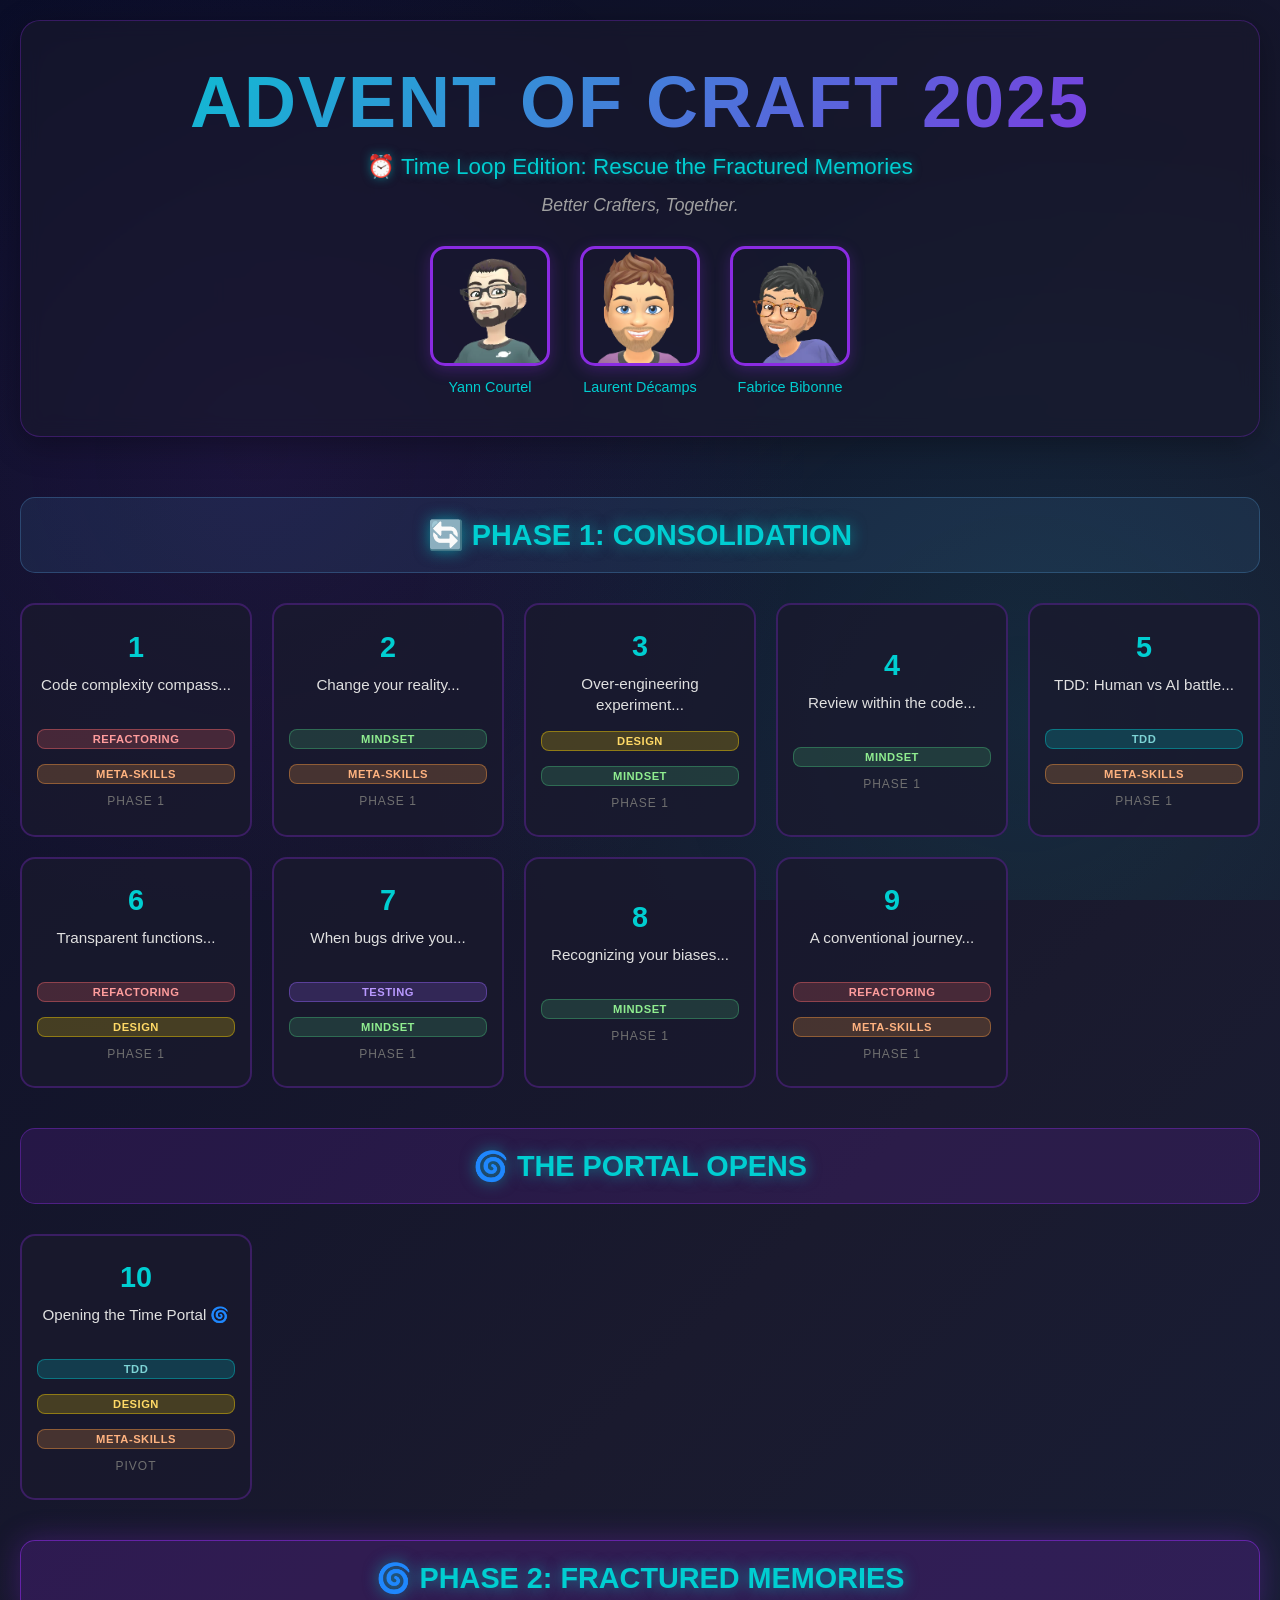
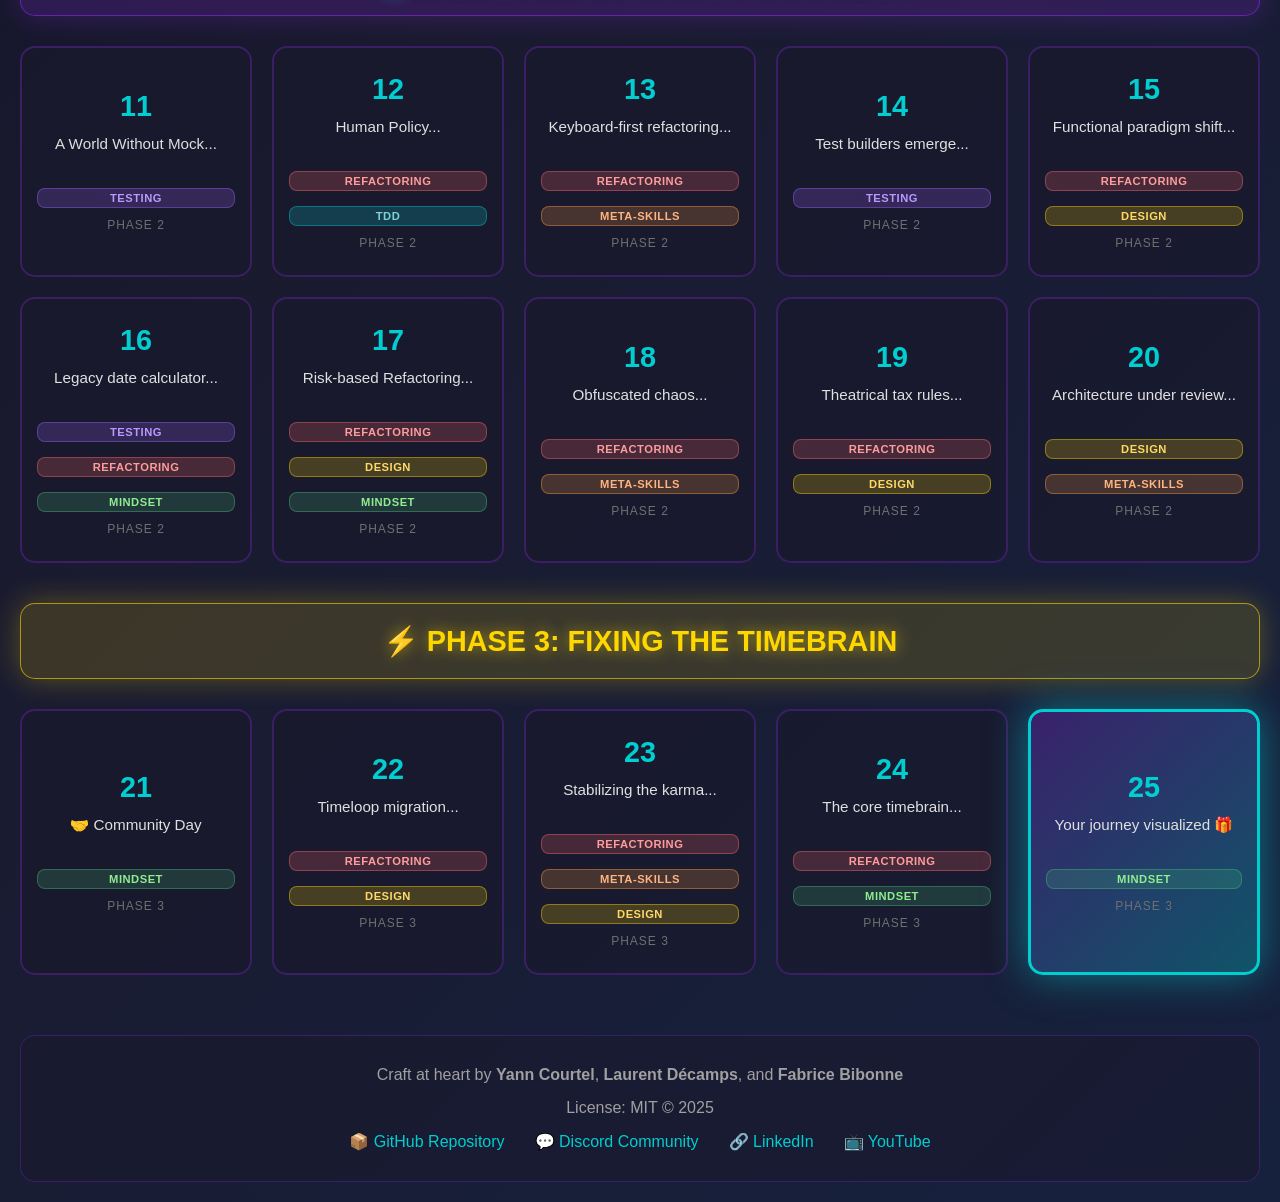
<file: docs/2025/index.html>
<!DOCTYPE html>
<html lang="en">
<head>
    <meta charset="UTF-8">
    <meta name="viewport" content="width=device-width, initial-scale=1.0">
    <meta name="description" content="Advent Of Craft 2025 - Time Loop Edition: Rescue the Fractured Memories. 25 days of software crafting challenges.">
    <meta name="keywords" content="advent of craft, software crafting, coding challenges, TDD, refactoring, clean code">
    <meta property="og:title" content="Advent Of Craft 2025">
    <meta property="og:description" content="Time Loop Edition: Rescue the Fractured Memories - Better Crafters, Together.">
    <meta property="og:type" content="website">
    <meta property="og:url" content="https://www.adventofcraft.com">
    <title>Advent Of Craft 2025 - Time Loop Edition</title>
    <link rel="icon" type="image/png" href="data:image/svg+xml,%3Csvg xmlns='http://www.w3.org/2000/svg' viewBox='0 0 100 100'%3E%3Ctext y='0.9em' font-size='90'%3E⏰%3C/text%3E%3C/svg%3E">
    <link rel="stylesheet" href="index.css">
</head>
<body>
    <div class="container">
        <!-- Header -->
        <header>
            <h1>ADVENT OF CRAFT 2025</h1>
            <p class="subtitle">⏰ Time Loop Edition: Rescue the Fractured Memories</p>
            <p class="tagline">Better Crafters, Together.</p>
            
            <div class="team">
                <div class="team-member">
                    <img src="img/yann.png" alt="Yann Courtel">
                    <div><a href="https://www.linkedin.com/in/yanncourtel/" target="_blank" rel="noopener">Yann Courtel</a></div>
                </div>
                <div class="team-member">
                    <img src="img/Laurent.png" alt="Laurent Décamps">
                    <div><a href="https://www.linkedin.com/in/laurentdecamps/" target="_blank" rel="noopener">Laurent Décamps</a></div>
                </div>
                <div class="team-member">
                    <img src="img/Fabrice.png" alt="Fabrice Bibonne">
                    <div><a href="https://www.linkedin.com/in/fabrice-bibonne-1729a1180/" target="_blank" rel="noopener">Fabrice Bibonne</a></div>
                </div>
            </div>
        </header>

        <!-- Phase 1: Consolidation -->
        <div class="phase-indicator phase-1" id="phase-1-indicator">
            <h2>🔄 PHASE 1: CONSOLIDATION</h2>
        </div>

        <div class="calendar-grid" id="phase-1-grid">
            <!-- Days 1-9: Phase 1 -->
            <a href="https://github.com/advent-of-craft/2025/blob/main/challenges/day01/README.md" class="day-box locked" id="day-1" target="_blank" rel="noopener">
                <div class="day-number">1</div>
                <div class="day-title">Code complexity compass...</div>
                <span class="day-category refactoring">Refactoring</span>
                <span class="day-category meta-skills">Meta-Skills</span>
                <div class="day-phase">Phase 1</div>
            </a>

            <a href="https://github.com/advent-of-craft/2025/blob/main/challenges/day02/README.md" class="day-box locked" id="day-2" target="_blank" rel="noopener">
                <div class="day-number">2</div>
                <div class="day-title">Change your reality...</div>
                <span class="day-category mindset">Mindset</span>
                <span class="day-category meta-skills">Meta-Skills</span>
                <div class="day-phase">Phase 1</div>
            </a>

            <a href="https://github.com/advent-of-craft/2025/blob/main/challenges/day03/README.md" class="day-box locked" id="day-3" target="_blank" rel="noopener">
                <div class="day-number">3</div>
                <div class="day-title">Over-engineering experiment...</div>
                <span class="day-category design">Design</span>
                <span class="day-category mindset">Mindset</span>
                <div class="day-phase">Phase 1</div>
            </a>

            <a href="https://github.com/advent-of-craft/2025/blob/main/challenges/day04/README.md" class="day-box locked" id="day-4" target="_blank" rel="noopener">
                <div class="day-number">4</div>
                <div class="day-title">Review within the code...</div>
                <span class="day-category mindset">Mindset</span>
                <div class="day-phase">Phase 1</div>
            </a>

            <a href="https://github.com/advent-of-craft/2025/blob/main/challenges/day05/README.md" class="day-box locked" id="day-5" target="_blank" rel="noopener">
                <div class="day-number">5</div>
                <div class="day-title">TDD: Human vs AI battle...</div>
                <span class="day-category tdd">TDD</span>
                <span class="day-category meta-skills">Meta-Skills</span>
                <div class="day-phase">Phase 1</div>
            </a>

            <a href="https://github.com/advent-of-craft/2025/blob/main/challenges/day06/README.md" class="day-box locked" id="day-6" target="_blank" rel="noopener">
                <div class="day-number">6</div>
                <div class="day-title">Transparent functions...</div>
                <span class="day-category refactoring">Refactoring</span>
                <span class="day-category design">Design</span>
                <div class="day-phase">Phase 1</div>
            </a>

            <a href="https://github.com/advent-of-craft/2025/blob/main/challenges/day07/README.md" class="day-box locked" id="day-7" target="_blank" rel="noopener">
                <div class="day-number">7</div>
                <div class="day-title">When bugs drive you...</div>
                <span class="day-category testing">Testing</span>
                <span class="day-category mindset">Mindset</span>
                <div class="day-phase">Phase 1</div>
            </a>

            <a href="https://github.com/advent-of-craft/2025/blob/main/challenges/day08/README.md" class="day-box locked" id="day-8" target="_blank" rel="noopener">
                <div class="day-number">8</div>
                <div class="day-title">Recognizing your biases...</div>
                <span class="day-category mindset">Mindset</span>
                <div class="day-phase">Phase 1</div>
            </a>

            <a href="https://github.com/advent-of-craft/2025/blob/main/challenges/day09/README.md" class="day-box locked" id="day-9" target="_blank" rel="noopener">
                <div class="day-number">9</div>
                <div class="day-title">A conventional journey...</div>
                <span class="day-category refactoring">Refactoring</span>
                <span class="day-category meta-skills">Meta-Skills</span>
                <div class="day-phase">Phase 1</div>
            </a>
        </div>

        <!-- Day 10: The Pivot/Portal -->
        <div class="phase-indicator" id="portal-indicator">
            <h2>🌀 THE PORTAL OPENS</h2>
        </div>

        <div class="calendar-grid" id="portal-grid">
            <a href="https://github.com/advent-of-craft/2025/blob/main/challenges/day10/README.md" class="day-box locked" id="day-10" target="_blank" rel="noopener">
                <div class="day-number">10</div>
                <div class="day-title">Opening the Time Portal 🌀</div>
                <span class="day-category tdd">TDD</span>
                <span class="day-category design">Design</span>
                <span class="day-category meta-skills">Meta-Skills</span>
                <div class="day-phase">Pivot</div>
            </a>
        </div>

        <!-- Phase 2: Exploration -->
        <div class="phase-indicator phase-2" id="phase-2-indicator">
            <h2>🌀 PHASE 2: FRACTURED MEMORIES</h2>
        </div>

        <div class="calendar-grid" id="phase-2-grid">
            <!-- Days 11-20: Phase 2 -->
            <a href="https://github.com/advent-of-craft/2025/blob/main/challenges/day11/README.md" class="day-box locked" id="day-11" target="_blank" rel="noopener">
                <div class="day-number">11</div>
                <div class="day-title">A World Without Mock...</div>
                <span class="day-category testing">Testing</span>
                <div class="day-phase">Phase 2</div>
            </a>

            <a href="https://github.com/advent-of-craft/2025/blob/main/challenges/day12/README.md" class="day-box locked" id="day-12" target="_blank" rel="noopener">
                <div class="day-number">12</div>
                <div class="day-title">Human Policy...</div>
                <span class="day-category refactoring">Refactoring</span>
                <span class="day-category tdd">TDD</span>
                <div class="day-phase">Phase 2</div>
            </a>

            <a href="https://github.com/advent-of-craft/2025/blob/main/challenges/day13/README.md" class="day-box locked" id="day-13" target="_blank" rel="noopener">
                <div class="day-number">13</div>
                <div class="day-title">Keyboard-first refactoring...</div>
                <span class="day-category refactoring">Refactoring</span>
                <span class="day-category meta-skills">Meta-Skills</span>
                <div class="day-phase">Phase 2</div>
            </a>

            <a href="https://github.com/advent-of-craft/2025/blob/main/challenges/day14/README.md" class="day-box locked" id="day-14" target="_blank" rel="noopener">
                <div class="day-number">14</div>
                <div class="day-title">Test builders emerge...</div>
                <span class="day-category testing">Testing</span>
                <div class="day-phase">Phase 2</div>
            </a>

            <a href="https://github.com/advent-of-craft/2025/blob/main/challenges/day15/README.md" class="day-box locked" id="day-15" target="_blank" rel="noopener">
                <div class="day-number">15</div>
                <div class="day-title">Functional paradigm shift...</div>
                <span class="day-category refactoring">Refactoring</span>
                <span class="day-category design">Design</span>
                <div class="day-phase">Phase 2</div>
            </a>

            <a href="https://github.com/advent-of-craft/2025/blob/main/challenges/day16/README.md" class="day-box locked" id="day-16" target="_blank" rel="noopener">
                <div class="day-number">16</div>
                <div class="day-title">Legacy date calculator...</div>
                <span class="day-category testing">Testing</span>
                <span class="day-category refactoring">Refactoring</span>
                <span class="day-category mindset">Mindset</span>
                <div class="day-phase">Phase 2</div>
            </a>

            <a href="https://github.com/advent-of-craft/2025/blob/main/challenges/day17/README.md" class="day-box locked" id="day-17" target="_blank" rel="noopener">
                <div class="day-number">17</div>
                <div class="day-title">Risk-based Refactoring...</div>
                <span class="day-category refactoring">Refactoring</span>
                <span class="day-category design">Design</span>
                <span class="day-category mindset">Mindset</span>
                <div class="day-phase">Phase 2</div>
            </a>

            <a href="https://github.com/advent-of-craft/2025/blob/main/challenges/day18/README.md" class="day-box locked" id="day-18" target="_blank" rel="noopener">
                <div class="day-number">18</div>
                <div class="day-title">Obfuscated chaos...</div>
                <span class="day-category refactoring">Refactoring</span>
                <span class="day-category meta-skills">Meta-Skills</span>
                <div class="day-phase">Phase 2</div>
            </a>

            <a href="https://github.com/advent-of-craft/2025/blob/main/challenges/day19/README.md" class="day-box locked" id="day-19" target="_blank" rel="noopener">
                <div class="day-number">19</div>
                <div class="day-title">Theatrical tax rules...</div>
                <span class="day-category refactoring">Refactoring</span>
                <span class="day-category design">Design</span>
                <div class="day-phase">Phase 2</div>
            </a>

            <a href="https://github.com/advent-of-craft/2025/blob/main/challenges/day20/README.md" class="day-box locked" id="day-20" target="_blank" rel="noopener">
                <div class="day-number">20</div>
                <div class="day-title">Architecture under review...</div>
                <span class="day-category design">Design</span>
                <span class="day-category meta-skills">Meta-Skills</span>
                <div class="day-phase">Phase 2</div>
            </a>
        </div>

        <!-- Phase 3: Fixing the TimeBrain -->
        <div class="phase-indicator phase-3" id="phase-3-indicator">
            <h2>⚡ PHASE 3: FIXING THE TIMEBRAIN</h2>
        </div>

        <div class="calendar-grid" id="phase-3-grid">
            <!-- Days 21-25: Phase 3 -->
            <a href="https://github.com/advent-of-craft/2025/blob/main/challenges/day21/README.md" class="day-box locked" id="day-21" target="_blank" rel="noopener">
                <div class="day-number">21</div>
                <div class="day-title">🤝 Community Day</div>
                <span class="day-category mindset">Mindset</span>
                <div class="day-phase">Phase 3</div>
            </a>

            <a href="https://github.com/advent-of-craft/2025/blob/main/challenges/day22/README.md" class="day-box locked" id="day-22" target="_blank" rel="noopener">
                <div class="day-number">22</div>
                <div class="day-title">Timeloop migration...</div>
                <span class="day-category refactoring">Refactoring</span>
                <span class="day-category design">Design</span>
                <div class="day-phase">Phase 3</div>
            </a>

            <a href="https://github.com/advent-of-craft/2025/blob/main/challenges/day23/README.md" class="day-box locked" id="day-23" target="_blank" rel="noopener">
                <div class="day-number">23</div>
                <div class="day-title">Stabilizing the karma...</div>
                <span class="day-category refactoring">Refactoring</span>
                <span class="day-category meta-skills">Meta-Skills</span>
                <span class="day-category design">Design</span>
                <div class="day-phase">Phase 3</div>
            </a>

            <a href="https://github.com/advent-of-craft/2025/blob/main/challenges/day24/README.md" class="day-box locked" id="day-24" target="_blank" rel="noopener">
                <div class="day-number">24</div>
                <div class="day-title">The core timebrain...</div>
                <span class="day-category refactoring">Refactoring</span>
                <span class="day-category mindset">Mindset</span>
                <div class="day-phase">Phase 3</div>
            </a>

            <a href="https://github.com/advent-of-craft/2025/blob/main/challenges/day25/README.md" class="day-box locked" id="day-25" target="_blank" rel="noopener">
                <div class="day-number">25</div>
                <div class="day-title">Your journey visualized 🎁</div>
                <span class="day-category mindset">Mindset</span>
                <div class="day-phase">Phase 3</div>
            </a>
        </div>

        <!-- Footer -->
        <footer>
            <p>Craft at heart by <strong>Yann Courtel</strong>, <strong>Laurent Décamps</strong>, and <strong>Fabrice Bibonne</strong></p>
            <p>License: MIT © 2025</p>
            <div class="footer-links">
                <a href="https://github.com/advent-of-craft/2025" target="_blank" rel="noopener">
                    📦 GitHub Repository
                </a>
                <a href="https://discord.gg/E5Z9s9UKTS" target="_blank" rel="noopener">
                    💬 Discord Community
                </a>
                <a href="https://www.linkedin.com/company/advent-of-craft" target="_blank" rel="noopener">
                    🔗 LinkedIn
                </a>
                <a href="https://www.youtube.com/@AdventOfCraft" target="_blank" rel="noopener">
                    📺 YouTube
                </a>
            </div>
        </footer>
    </div>

    <script src="./index.js"></script>
</body>
</html>
</file>
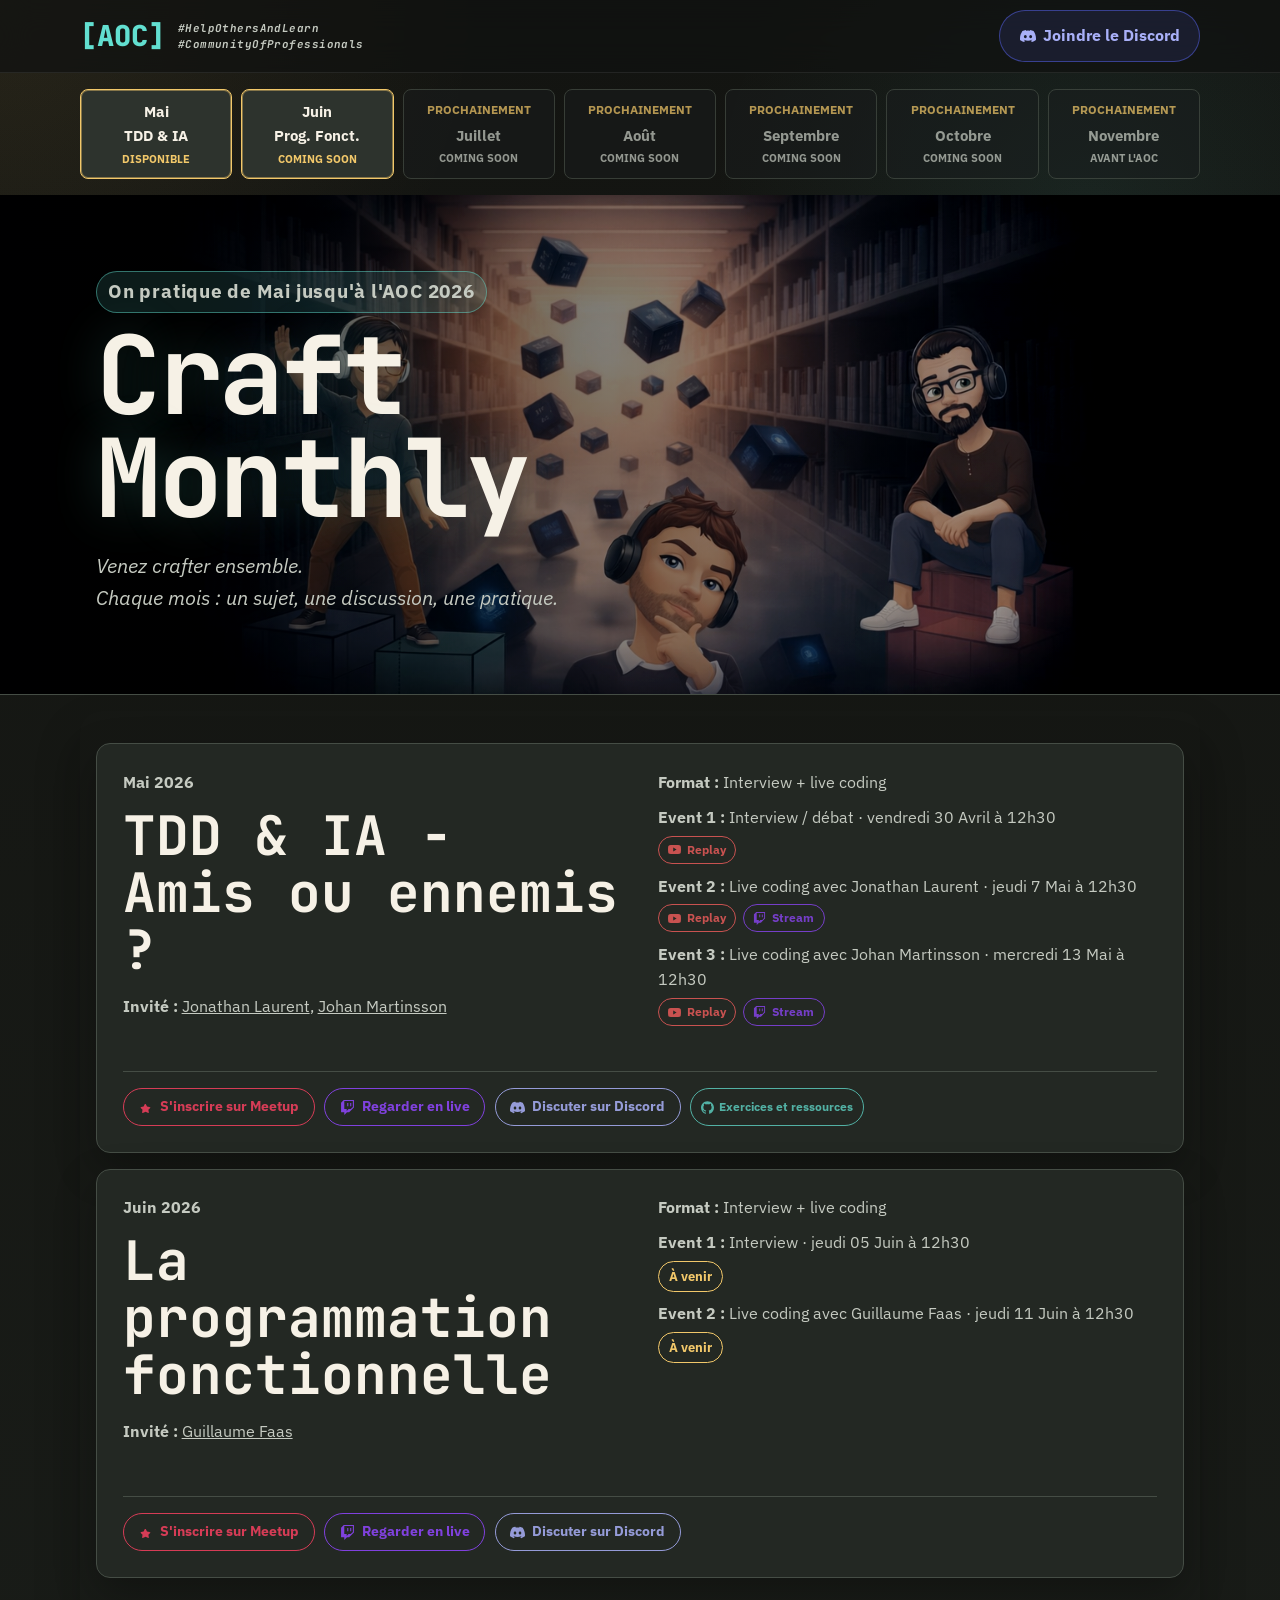
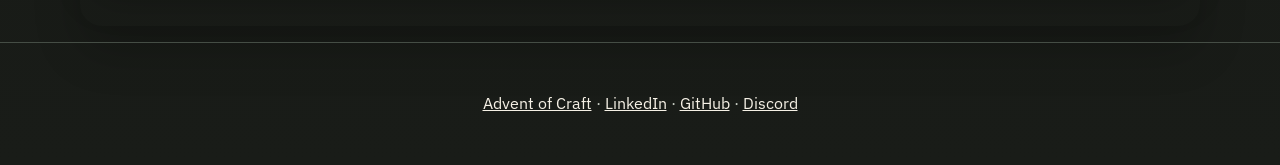
<file: docs/craft-monthly/index.html>
<!DOCTYPE html>
<html lang="fr">
<head>
  <meta charset="UTF-8">
  <meta name="viewport" content="width=device-width, initial-scale=1.0">
  <meta name="description" content="Craft Monthly 2026, la saison mensuelle Advent of Craft autour du software crafting.">
  <title>Craft Monthly 2026 · Advent of Craft</title>
  <link rel="preconnect" href="https://fonts.googleapis.com">
  <link rel="preconnect" href="https://fonts.gstatic.com" crossorigin>
  <link href="https://fonts.googleapis.com/css2?family=IBM+Plex+Sans:wght@400;500;700&family=JetBrains+Mono:wght@700;800&display=swap" rel="stylesheet">
  <link rel="stylesheet" href="../assets/css/style.css">
</head>
<body>
  <a class="skip-link" href="#main">Aller au contenu</a>

  <header class="site-header">
    <nav class="nav" aria-label="Navigation principale">
      <a class="brand" href="../" aria-label="Advent of Craft home">
        <span class="brand-mark" aria-hidden="true">[AOC]</span>
        <span class="brand-tagline">
          <span>#HelpOthersAndLearn</span>
          <span>#CommunityOfProfessionals</span>
        </span>
      </a>
      <div class="nav-links">
        <a class="discord-btn discord-btn-container" href="https://discord.gg/E5Z9s9UKTS" target="_blank" rel="noopener">
          <svg width="16" height="16" viewBox="0 0 24 24" fill="currentColor" aria-hidden="true"><path d="M20.317 4.37a19.791 19.791 0 0 0-4.885-1.515.074.074 0 0 0-.079.037c-.21.375-.444.864-.608 1.25a18.27 18.27 0 0 0-5.487 0 12.64 12.64 0 0 0-.617-1.25.077.077 0 0 0-.079-.037A19.736 19.736 0 0 0 3.677 4.37a.07.07 0 0 0-.032.027C.533 9.046-.32 13.58.099 18.057a.082.082 0 0 0 .031.057 19.9 19.9 0 0 0 5.993 3.03.078.078 0 0 0 .084-.028c.462-.63.874-1.295 1.226-1.994a.076.076 0 0 0-.041-.106 13.107 13.107 0 0 1-1.872-.892.077.077 0 0 1-.008-.128 10.2 10.2 0 0 0 .372-.292.074.074 0 0 1 .077-.01c3.928 1.793 8.18 1.793 12.062 0a.074.074 0 0 1 .078.01c.12.098.246.198.373.292a.077.077 0 0 1-.006.127 12.299 12.299 0 0 1-1.873.892.077.077 0 0 0-.041.107c.36.698.772 1.362 1.225 1.993a.076.076 0 0 0 .084.028 19.839 19.839 0 0 0 6.002-3.03.077.077 0 0 0 .032-.054c.5-5.177-.838-9.674-3.549-13.66a.061.061 0 0 0-.031-.03zM8.02 15.33c-1.183 0-2.157-1.085-2.157-2.419 0-1.333.956-2.419 2.157-2.419 1.21 0 2.176 1.096 2.157 2.42 0 1.333-.956 2.418-2.157 2.418zm7.975 0c-1.183 0-2.157-1.085-2.157-2.419 0-1.333.955-2.419 2.157-2.419 1.21 0 2.176 1.096 2.157 2.42 0 1.333-.946 2.418-2.157 2.418z"/></svg>
          Joindre le Discord
        </a>
      </div>
    </nav>
  </header>

  <main id="main">
    <section class="season-strip" aria-label="Timeline Craft Monthly 2026">
      <ol class="timeline">
        <li><a class="timeline-tab active" href="#may-2026" aria-current="true">Mai <br />TDD & IA<span>Disponible</span></a></li>
        <li><a class="timeline-tab active" href="#juin-2026"  aria-disabled="true">Juin <br />Prog. Fonct.<span>Coming soon</span></a></li>
        <li><span class="timeline-tab soon" aria-disabled="true">Juillet <span>Coming soon</span></span></li>
        <li><span class="timeline-tab soon" aria-disabled="true">Août <span>Coming soon</span></span></li>
        <li><span class="timeline-tab soon" aria-disabled="true">Septembre <span>Coming soon</span></span></li>
        <li><span class="timeline-tab soon" aria-disabled="true">Octobre <span>Coming soon</span></span></li>
        <li><span class="timeline-tab soon" aria-disabled="true">Novembre <span>Avant l'AOC</span></span></li>
      </ol>
    </section>

    <section class="page-hero" aria-labelledby="page-title">
      <div class="hero-content">
        <p class="eyebrow">On pratique de Mai jusqu'à l'AOC 2026</p>
        <h1 id="page-title">Craft Monthly</h1>
        <p>Venez crafter ensemble. <br />Chaque mois : un sujet, une discussion, une pratique.</p>
      </div>
    </section>

    <section class="episodes panel no-background" aria-label="Episodes disponibles Craft Monthly 2026">
      <article class="episode" id="may-2026">
        <div>
          <p class="eyebrow">Mai 2026</p>
          <h2>TDD & IA -<br> Amis ou ennemis ?</h2>
          <p><strong>Invité :</strong> <a href="https://www.linkedin.com/in/jonathan-laurent/">Jonathan Laurent</a>, <a href="https://www.linkedin.com/in/jomartinsson/">Johan Martinsson</a></p>
        </div>
        <div class="episode-details">
          <p><strong>Format :</strong> Interview + live coding</p>
          <div class="event-item">
            <p><strong>Event 1 :</strong> Interview / débat · vendredi 30 Avril à 12h30</p>
            <div class="event-actions">
              <a class="event-action replay" href="https://youtu.be/7SJSwUCTG3k" target="_blank" rel="noopener"> <!-- TODO: YouTube replay URL -->
                <svg width="13" height="13" viewBox="0 0 24 24" fill="currentColor" aria-hidden="true"><path d="M23.495 6.205a3.007 3.007 0 0 0-2.088-2.088c-1.87-.501-9.396-.501-9.396-.501s-7.507-.01-9.396.501A3.007 3.007 0 0 0 .527 6.205a31.247 31.247 0 0 0-.522 5.805 31.247 31.247 0 0 0 .522 5.783 3.007 3.007 0 0 0 2.088 2.088c1.868.502 9.396.502 9.396.502s7.506 0 9.396-.502a3.007 3.007 0 0 0 2.088-2.088 31.247 31.247 0 0 0 .5-5.783 31.247 31.247 0 0 0-.5-5.805zM9.609 15.601V8.408l6.264 3.602z"/></svg>
                Replay
              </a>
            </div>
          </div>
          <div class="event-item">
            <p><strong>Event 2 :</strong> Live coding avec Jonathan Laurent · jeudi 7 Mai à 12h30</p>
            <div class="event-actions">
              <a class="event-action replay" href="https://youtu.be/Mahk7Mvx-HY" target="_blank" rel="noopener"> <!-- TODO: YouTube replay URL -->
                <svg width="13" height="13" viewBox="0 0 24 24" fill="currentColor" aria-hidden="true"><path d="M23.495 6.205a3.007 3.007 0 0 0-2.088-2.088c-1.87-.501-9.396-.501-9.396-.501s-7.507-.01-9.396.501A3.007 3.007 0 0 0 .527 6.205a31.247 31.247 0 0 0-.522 5.805 31.247 31.247 0 0 0 .522 5.783 3.007 3.007 0 0 0 2.088 2.088c1.868.502 9.396.502 9.396.502s7.506 0 9.396-.502a3.007 3.007 0 0 0 2.088-2.088 31.247 31.247 0 0 0 .5-5.783 31.247 31.247 0 0 0-.5-5.805zM9.609 15.601V8.408l6.264 3.602z"/></svg>
                Replay
              </a>
              <a class="event-action stream" href="https://www.twitch.tv/adventofcraft" target="_blank" rel="noopener">
                <svg width="13" height="13" viewBox="0 0 24 24" fill="currentColor" aria-hidden="true"><path d="M11.571 4.714h1.715v5.143H11.57zm4.715 0H18v5.143h-1.714zM6 0L1.714 4.286v15.428h5.143V24l4.286-4.286h3.428L22.286 12V0zm14.571 11.143l-3.428 3.428h-3.429l-3 3v-3H6.857V1.714h13.714z"/></svg>
                Stream
              </a>
            </div>
          </div>
          <div class="event-item">
            <p><strong>Event 3 :</strong> Live coding avec Johan Martinsson · mercredi 13 Mai à 12h30</p>
            <div class="event-actions">
              <a class="event-action replay" href="https://www.youtube.com/watch?v=_f-xgBM09Fw" target="_blank" rel="noopener">
                <svg width="13" height="13" viewBox="0 0 24 24" fill="currentColor" aria-hidden="true"><path d="M23.495 6.205a3.007 3.007 0 0 0-2.088-2.088c-1.87-.501-9.396-.501-9.396-.501s-7.507-.01-9.396.501A3.007 3.007 0 0 0 .527 6.205a31.247 31.247 0 0 0-.522 5.805 31.247 31.247 0 0 0 .522 5.783 3.007 3.007 0 0 0 2.088 2.088c1.868.502 9.396.502 9.396.502s7.506 0 9.396-.502a3.007 3.007 0 0 0 2.088-2.088 31.247 31.247 0 0 0 .5-5.783 31.247 31.247 0 0 0-.5-5.805zM9.609 15.601V8.408l6.264 3.602z"/></svg>
                Replay
              </a>
              <a class="event-action stream" href="https://www.twitch.tv/adventofcraft" target="_blank" rel="noopener">
                <svg width="13" height="13" viewBox="0 0 24 24" fill="currentColor" aria-hidden="true"><path d="M11.571 4.714h1.715v5.143H11.57zm4.715 0H18v5.143h-1.714zM6 0L1.714 4.286v15.428h5.143V24l4.286-4.286h3.428L22.286 12V0zm14.571 11.143l-3.428 3.428h-3.429l-3 3v-3H6.857V1.714h13.714z"/></svg>
                Stream
              </a>
            </div>
          </div>
        </div>
        <div class="episode-ctas">
          <a class="episode-cta meetup" href="https://www.meetup.com/crafts-monthly/" target="_blank" rel="noopener"> <!-- TODO: Meetup group URL -->
            <svg width="15" height="15" viewBox="0 0 24 24" fill="currentColor" aria-hidden="true"><path d="M19.24 12.11c-.07-.57-.44-.99-.98-1.09l-3.87-.56L12.6 6.93c-.25-.51-.88-.76-1.38-.5-.2.1-.36.26-.46.47L9 10.46l-3.87.56c-.56.08-.95.55-.95 1.11 0 .28.1.55.28.76l2.8 2.73-.67 3.85c-.09.56.22 1.09.76 1.29.16.06.32.09.47.09.3 0 .59-.09.84-.26l3.46-1.82 3.46 1.82c.48.27 1.07.17 1.44-.23.23-.25.33-.59.27-.92l-.67-3.85 2.8-2.73c.37-.37.43-.94.22-1.55z"/></svg>
            S'inscrire sur Meetup
          </a>
          <a class="episode-cta twitch" href="https://www.twitch.tv/adventofcraft" target="_blank" rel="noopener"> <!-- TODO: Twitch channel URL -->
            <svg width="15" height="15" viewBox="0 0 24 24" fill="currentColor" aria-hidden="true"><path d="M11.571 4.714h1.715v5.143H11.57zm4.715 0H18v5.143h-1.714zM6 0L1.714 4.286v15.428h5.143V24l4.286-4.286h3.428L22.286 12V0zm14.571 11.143l-3.428 3.428h-3.429l-3 3v-3H6.857V1.714h13.714z"/></svg>
            Regarder en live
          </a>

          <a class="episode-cta discord" href="https://discord.gg/E5Z9s9UKTS" target="_blank" rel="noopener">
            <svg width="15" height="15" viewBox="0 0 24 24" fill="currentColor" aria-hidden="true"><path d="M20.317 4.37a19.791 19.791 0 0 0-4.885-1.515.074.074 0 0 0-.079.037c-.21.375-.444.864-.608 1.25a18.27 18.27 0 0 0-5.487 0 12.64 12.64 0 0 0-.617-1.25.077.077 0 0 0-.079-.037A19.736 19.736 0 0 0 3.677 4.37a.07.07 0 0 0-.032.027C.533 9.046-.32 13.58.099 18.057a.082.082 0 0 0 .031.057 19.9 19.9 0 0 0 5.993 3.03.078.078 0 0 0 .084-.028c.462-.63.874-1.295 1.226-1.994a.076.076 0 0 0-.041-.106 13.107 13.107 0 0 1-1.872-.892.077.077 0 0 1-.008-.128 10.2 10.2 0 0 0 .372-.292.074.074 0 0 1 .077-.01c3.928 1.793 8.18 1.793 12.062 0a.074.074 0 0 1 .078.01c.12.098.246.198.373.292a.077.077 0 0 1-.006.127 12.299 12.299 0 0 1-1.873.892.077.077 0 0 0-.041.107c.36.698.772 1.362 1.225 1.993a.076.076 0 0 0 .084.028 19.839 19.839 0 0 0 6.002-3.03.077.077 0 0 0 .032-.054c.5-5.177-.838-9.674-3.549-13.66a.061.061 0 0 0-.031-.03zM8.02 15.33c-1.183 0-2.157-1.085-2.157-2.419 0-1.333.956-2.419 2.157-2.419 1.21 0 2.176 1.096 2.157 2.42 0 1.333-.956 2.418-2.157 2.418zm7.975 0c-1.183 0-2.157-1.085-2.157-2.419 0-1.333.955-2.419 2.157-2.419 1.21 0 2.176 1.096 2.157 2.42 0 1.333-.946 2.418-2.157 2.418z"/></svg>
            Discuter sur Discord
          </a>

          <a class="event-action kata" href="https://github.com/advent-of-craft/2026-Craft-Monthly/blob/main/mai-2026/README.md" target="_blank" rel="noopener">
            <svg width="13" height="13" viewBox="0 0 24 24" fill="currentColor" aria-hidden="true"><path d="M12 .297c-6.63 0-12 5.373-12 12 0 5.303 3.438 9.8 8.205 11.385.6.113.82-.258.82-.577 0-.285-.01-1.04-.015-2.04-3.338.724-4.042-1.61-4.042-1.61C4.422 18.07 3.633 17.7 3.633 17.7c-1.087-.744.084-.729.084-.729 1.205.084 1.838 1.236 1.838 1.236 1.07 1.835 2.809 1.305 3.495.998.108-.776.417-1.305.76-1.605-2.665-.3-5.466-1.332-5.466-5.93 0-1.31.465-2.38 1.235-3.22-.135-.303-.54-1.523.105-3.176 0 0 1.005-.322 3.3 1.23.96-.267 1.98-.399 3-.405 1.02.006 2.04.138 3 .405 2.28-1.552 3.285-1.23 3.285-1.23.645 1.653.24 2.873.12 3.176.765.84 1.23 1.91 1.23 3.22 0 4.61-2.805 5.625-5.475 5.92.42.36.81 1.096.81 2.22 0 1.606-.015 2.896-.015 3.286 0 .315.21.69.825.57C20.565 22.092 24 17.592 24 12.297c0-6.627-5.373-12-12-12"/></svg>
            Exercices et ressources
          </a>
        </div>
      </article>

      <article class="episode" id="juin-2026">
        <div>
          <p class="eyebrow">Juin 2026</p>
          <h2>La programmation fonctionnelle</h2>
          <p><strong>Invité :</strong> <a href="https://www.linkedin.com/in/guillaumefaas/">Guillaume Faas</a></p>
        </div>
        <div class="episode-details">
          <p><strong>Format :</strong> Interview + live coding</p>
          <div class="event-item">
            <p><strong>Event 1 :</strong> Interview · jeudi 05 Juin à 12h30</p>
            <span class="tag soon">À venir</span>
<!--            <div class="event-actions">-->
<!--              <a class="event-action replay" href="#" target="_blank" rel="noopener"> &lt;!&ndash; TODO: YouTube replay URL &ndash;&gt;-->
<!--                <svg width="13" height="13" viewBox="0 0 24 24" fill="currentColor" aria-hidden="true"><path d="M23.495 6.205a3.007 3.007 0 0 0-2.088-2.088c-1.87-.501-9.396-.501-9.396-.501s-7.507-.01-9.396.501A3.007 3.007 0 0 0 .527 6.205a31.247 31.247 0 0 0-.522 5.805 31.247 31.247 0 0 0 .522 5.783 3.007 3.007 0 0 0 2.088 2.088c1.868.502 9.396.502 9.396.502s7.506 0 9.396-.502a3.007 3.007 0 0 0 2.088-2.088 31.247 31.247 0 0 0 .5-5.783 31.247 31.247 0 0 0-.5-5.805zM9.609 15.601V8.408l6.264 3.602z"/></svg>-->
<!--                Replay-->
<!--              </a>-->
<!--            </div>-->
          </div>
          <div class="event-item">
            <p><strong>Event 2 :</strong> Live coding avec Guillaume Faas · jeudi 11 Juin à 12h30</p>
            <span class="tag soon">À venir</span>
<!--            <div class="event-actions">-->
<!--              <a class="event-action replay" href="#" target="_blank" rel="noopener"> &lt;!&ndash; TODO: YouTube replay URL &ndash;&gt;-->
<!--                <svg width="13" height="13" viewBox="0 0 24 24" fill="currentColor" aria-hidden="true"><path d="M23.495 6.205a3.007 3.007 0 0 0-2.088-2.088c-1.87-.501-9.396-.501-9.396-.501s-7.507-.01-9.396.501A3.007 3.007 0 0 0 .527 6.205a31.247 31.247 0 0 0-.522 5.805 31.247 31.247 0 0 0 .522 5.783 3.007 3.007 0 0 0 2.088 2.088c1.868.502 9.396.502 9.396.502s7.506 0 9.396-.502a3.007 3.007 0 0 0 2.088-2.088 31.247 31.247 0 0 0 .5-5.783 31.247 31.247 0 0 0-.5-5.805zM9.609 15.601V8.408l6.264 3.602z"/></svg>-->
<!--                Replay-->
<!--              </a>-->
<!--              <a class="event-action stream" href="https://www.twitch.tv/adventofcraft" target="_blank" rel="noopener">-->
<!--                <svg width="13" height="13" viewBox="0 0 24 24" fill="currentColor" aria-hidden="true"><path d="M11.571 4.714h1.715v5.143H11.57zm4.715 0H18v5.143h-1.714zM6 0L1.714 4.286v15.428h5.143V24l4.286-4.286h3.428L22.286 12V0zm14.571 11.143l-3.428 3.428h-3.429l-3 3v-3H6.857V1.714h13.714z"/></svg>-->
<!--                Stream-->
<!--              </a>-->
<!--            </div>-->
          </div>
        </div>
        <div class="episode-ctas">
          <a class="episode-cta meetup" href="https://www.meetup.com/crafts-monthly/" target="_blank" rel="noopener"> <!-- TODO: Meetup group URL -->
            <svg width="15" height="15" viewBox="0 0 24 24" fill="currentColor" aria-hidden="true"><path d="M19.24 12.11c-.07-.57-.44-.99-.98-1.09l-3.87-.56L12.6 6.93c-.25-.51-.88-.76-1.38-.5-.2.1-.36.26-.46.47L9 10.46l-3.87.56c-.56.08-.95.55-.95 1.11 0 .28.1.55.28.76l2.8 2.73-.67 3.85c-.09.56.22 1.09.76 1.29.16.06.32.09.47.09.3 0 .59-.09.84-.26l3.46-1.82 3.46 1.82c.48.27 1.07.17 1.44-.23.23-.25.33-.59.27-.92l-.67-3.85 2.8-2.73c.37-.37.43-.94.22-1.55z"/></svg>
            S'inscrire sur Meetup
          </a>
          <a class="episode-cta twitch" href="https://www.twitch.tv/adventofcraft" target="_blank" rel="noopener"> <!-- TODO: Twitch channel URL -->
            <svg width="15" height="15" viewBox="0 0 24 24" fill="currentColor" aria-hidden="true"><path d="M11.571 4.714h1.715v5.143H11.57zm4.715 0H18v5.143h-1.714zM6 0L1.714 4.286v15.428h5.143V24l4.286-4.286h3.428L22.286 12V0zm14.571 11.143l-3.428 3.428h-3.429l-3 3v-3H6.857V1.714h13.714z"/></svg>
            Regarder en live
          </a>

          <a class="episode-cta discord" href="https://discord.gg/E5Z9s9UKTS" target="_blank" rel="noopener">
            <svg width="15" height="15" viewBox="0 0 24 24" fill="currentColor" aria-hidden="true"><path d="M20.317 4.37a19.791 19.791 0 0 0-4.885-1.515.074.074 0 0 0-.079.037c-.21.375-.444.864-.608 1.25a18.27 18.27 0 0 0-5.487 0 12.64 12.64 0 0 0-.617-1.25.077.077 0 0 0-.079-.037A19.736 19.736 0 0 0 3.677 4.37a.07.07 0 0 0-.032.027C.533 9.046-.32 13.58.099 18.057a.082.082 0 0 0 .031.057 19.9 19.9 0 0 0 5.993 3.03.078.078 0 0 0 .084-.028c.462-.63.874-1.295 1.226-1.994a.076.076 0 0 0-.041-.106 13.107 13.107 0 0 1-1.872-.892.077.077 0 0 1-.008-.128 10.2 10.2 0 0 0 .372-.292.074.074 0 0 1 .077-.01c3.928 1.793 8.18 1.793 12.062 0a.074.074 0 0 1 .078.01c.12.098.246.198.373.292a.077.077 0 0 1-.006.127 12.299 12.299 0 0 1-1.873.892.077.077 0 0 0-.041.107c.36.698.772 1.362 1.225 1.993a.076.076 0 0 0 .084.028 19.839 19.839 0 0 0 6.002-3.03.077.077 0 0 0 .032-.054c.5-5.177-.838-9.674-3.549-13.66a.061.061 0 0 0-.031-.03zM8.02 15.33c-1.183 0-2.157-1.085-2.157-2.419 0-1.333.956-2.419 2.157-2.419 1.21 0 2.176 1.096 2.157 2.42 0 1.333-.956 2.418-2.157 2.418zm7.975 0c-1.183 0-2.157-1.085-2.157-2.419 0-1.333.955-2.419 2.157-2.419 1.21 0 2.176 1.096 2.157 2.42 0 1.333-.946 2.418-2.157 2.418z"/></svg>
            Discuter sur Discord
          </a>

<!--          <a class="event-action kata" href="https://github.com/advent-of-craft/2026-Craft-Monthly/blob/main/juin-2026/README.md" target="_blank" rel="noopener">-->
<!--            <svg width="13" height="13" viewBox="0 0 24 24" fill="currentColor" aria-hidden="true"><path d="M12 .297c-6.63 0-12 5.373-12 12 0 5.303 3.438 9.8 8.205 11.385.6.113.82-.258.82-.577 0-.285-.01-1.04-.015-2.04-3.338.724-4.042-1.61-4.042-1.61C4.422 18.07 3.633 17.7 3.633 17.7c-1.087-.744.084-.729.084-.729 1.205.084 1.838 1.236 1.838 1.236 1.07 1.835 2.809 1.305 3.495.998.108-.776.417-1.305.76-1.605-2.665-.3-5.466-1.332-5.466-5.93 0-1.31.465-2.38 1.235-3.22-.135-.303-.54-1.523.105-3.176 0 0 1.005-.322 3.3 1.23.96-.267 1.98-.399 3-.405 1.02.006 2.04.138 3 .405 2.28-1.552 3.285-1.23 3.285-1.23.645 1.653.24 2.873.12 3.176.765.84 1.23 1.91 1.23 3.22 0 4.61-2.805 5.625-5.475 5.92.42.36.81 1.096.81 2.22 0 1.606-.015 2.896-.015 3.286 0 .315.21.69.825.57C20.565 22.092 24 17.592 24 12.297c0-6.627-5.373-12-12-12"/></svg>-->
<!--            Exercices et ressources-->
<!--          </a>-->
        </div>
      </article>

      <!-- ADD NEW MONTH HERE -->
    </section>
  </main>

  <footer class="site-footer">
    <p><a href="../">Advent of Craft</a> · <a href="https://www.linkedin.com/company/advent-of-craft" target="_blank" rel="noopener">LinkedIn</a> · <a href="https://github.com/advent-of-craft" target="_blank" rel="noopener">GitHub</a> · <a href="https://discord.gg/E5Z9s9UKTS" target="_blank" rel="noopener">Discord</a></p>
  </footer>
</body>
</html>
</file>
<file: 2024/calendar.css>
/* General body styling */
html, body {
    margin: 0;
    padding: 0;
    font-family: Arial, sans-serif;
    background-color: #26606d;
    color: #fff;
    height: 100%;
    display: flex;
    flex-direction: column;
}

h1, h2 {
    text-align: center;
    margin: 10px 0;
}

h1 {
    font-family: 'Brusher', cursive;
    font-size: 2.5em;
}

h1 a {
    color: #fff;
    text-decoration: none;
}

h2 {
    font-family: 'Gloria Hallelujah', cursive;
    font-size: 1.2em;
    font-style: italic;
}

.content {
    flex: 1;
    display: flex;
    flex-direction: column;
    align-items: center;
}

.advent-calendar {
    display: flex;
    flex-wrap: wrap;
    justify-content: center;
    gap: 10px;
    padding: 20px;
    max-width: 800px;
}

.advent-day {
    width: 120px;
    height: 120px;
    background-color: #26606d;
    border: 2px solid #fff;
    border-radius: 10px;
    display: flex;
    flex-direction: column;
    align-items: center;
    justify-content: center;
    text-align: center;
    font-size: 18px;
    font-weight: bold;
    text-decoration: none;
    transition: background-color 0.3s ease;
    cursor: pointer;
    position: relative;
    color: #fff;
}

.advent-day.disabled {
    background-color: #ccc;
    color: #666;
    pointer-events: none;
}

.advent-day:hover:not(.disabled) {
    background-color: #3b868f;
}

.advent-day .title {
    font-size: 18px;
}

.advent-day .subtitle {
    font-size: 12px;
    margin-top: 5px;
    white-space: nowrap;
    overflow: hidden;
    text-overflow: ellipsis;
    width: 80%;
}

.elf {
    position: absolute;
    width: 150px;
}

footer {
    background-color: #1d4f56;
    text-align: center;
    padding: 10px 0;
    font-size: 0.9em;
    color: #fff;
}

footer a {
    color: #fff;
    text-decoration: underline;
}


/* Elves Styling */
.elf {
    position: absolute;
    width: 100px;
}

.elf.top-left {
    top: 20px;
    left: 10px;
}

.elf.top-right {
    top: 20px;
    right: 10px;
}
</file>
<file: 2025/index.css>
* {
    margin: 0;
    padding: 0;
    box-sizing: border-box;
}

body {
    font-family: 'Segoe UI', Tahoma, Geneva, Verdana, sans-serif;
    background: linear-gradient(135deg, #0a0e27 0%, #1a1a2e 50%, #16213e 100%);
    color: #e0e0e0;
    min-height: 100vh;
    padding: 20px;
}

/* Animated background particles */
body::before {
    content: '';
    position: fixed;
    top: 0;
    left: 0;
    width: 100%;
    height: 100%;
    background-image:
            radial-gradient(circle at 20% 50%, rgba(138, 43, 226, 0.1) 0%, transparent 50%),
            radial-gradient(circle at 80% 80%, rgba(0, 206, 209, 0.1) 0%, transparent 50%);
    pointer-events: none;
    z-index: 0;
    animation: float 20s ease-in-out infinite;
}

@keyframes float {
    0%, 100% { transform: translate(0, 0); }
    50% { transform: translate(20px, 20px); }
}

.container {
    max-width: 1400px;
    margin: 0 auto;
    position: relative;
    z-index: 1;
}

/* Header */
header {
    text-align: center;
    margin-bottom: 60px;
    padding: 40px 20px;
    background: rgba(26, 26, 46, 0.6);
    border-radius: 20px;
    border: 1px solid rgba(138, 43, 226, 0.3);
    box-shadow: 0 8px 32px rgba(0, 0, 0, 0.3);
    backdrop-filter: blur(10px);
}

h1 {
    font-size: 4.5rem;
    background: linear-gradient(135deg, #00ced1, #8a2be2, #00ced1);
    background-size: 200% 200%;
    -webkit-background-clip: text;
    -webkit-text-fill-color: transparent;
    background-clip: text;
    animation: gradient-shift 4s ease infinite;
    margin-bottom: 10px;
    letter-spacing: 2px;
    font-weight: 900;
}

@keyframes gradient-shift {
    0%, 100% { background-position: 0% 50%; }
    50% { background-position: 100% 50%; }
}

.subtitle {
    font-size: 1.4rem;
    color: #00ced1;
    margin-bottom: 15px;
    text-shadow: 0 0 10px rgba(0, 206, 209, 0.5);
}

.tagline {
    font-size: 1.1rem;
    color: #a0a0a0;
    font-style: italic;
    margin-bottom: 30px;
}

.team {
    display: flex;
    justify-content: center;
    gap: 30px;
    flex-wrap: wrap;
    margin-top: 30px;
}

.team-member {
    text-align: center;
}

.team-member img {
    width: 120px;
    height: 120px;
    border-radius: 15px;
    border: 3px solid #8a2be2;
    margin-bottom: 8px;
    background: transparent;
    box-shadow: 0 4px 15px rgba(138, 43, 226, 0.3);
    transition: transform 0.3s, box-shadow 0.3s;
}

.team-member img:hover {
    transform: scale(1.05);
    box-shadow: 0 6px 20px rgba(138, 43, 226, 0.5);
}

.team-member a {
    color: #00ced1;
    text-decoration: none;
    font-size: 0.9rem;
    transition: color 0.3s;
}

.team-member a:hover {
    color: #8a2be2;
}

/* Phase Indicators */
.phase-indicator {
    text-align: center;
    margin: 40px 0 30px;
    padding: 20px;
    background: rgba(138, 43, 226, 0.15);
    border-radius: 15px;
    border: 1px solid rgba(138, 43, 226, 0.4);
    display: none;
}

.phase-indicator.visible {
    display: block;
}

.phase-indicator.phase-1 {
    background: rgba(70, 130, 180, 0.15);
    border-color: rgba(70, 130, 180, 0.4);
}

.phase-indicator.phase-2 {
    background: rgba(138, 43, 226, 0.2);
    border-color: rgba(138, 43, 226, 0.6);
    box-shadow: 0 0 30px rgba(138, 43, 226, 0.3);
}

.phase-indicator.phase-3 {
    background: rgba(255, 215, 0, 0.15);
    border-color: rgba(255, 215, 0, 0.6);
    box-shadow: 0 0 30px rgba(255, 215, 0, 0.3);
}

.phase-indicator h2 {
    font-size: 1.8rem;
    color: #00ced1;
    text-shadow: 0 0 15px rgba(0, 206, 209, 0.6);
}

.phase-indicator.phase-3 h2 {
    color: #ffd700;
    text-shadow: 0 0 15px rgba(255, 215, 0, 0.6);
}

/* Calendar Grid */
.calendar-grid {
    display: grid;
    grid-template-columns: repeat(5, 1fr);
    gap: 20px;
    margin-bottom: 40px;
}

/* Day Box */
.day-box {
    background: rgba(26, 26, 46, 0.8);
    border: 2px solid rgba(138, 43, 226, 0.3);
    border-radius: 15px;
    padding: 25px 15px;
    text-align: center;
    text-decoration: none;
    color: #e0e0e0;
    transition: all 0.3s ease;
    position: relative;
    overflow: hidden;
    min-height: 180px;
    display: flex;
    flex-direction: column;
    justify-content: center;
    gap: 10px;
}

.day-box::before {
    content: '';
    position: absolute;
    top: 0;
    left: 0;
    width: 100%;
    height: 100%;
    background: linear-gradient(135deg, rgba(138, 43, 226, 0.1), rgba(0, 206, 209, 0.1));
    opacity: 0;
    transition: opacity 0.3s;
}

.day-box:hover::before {
    opacity: 1;
}

/* Locked state */
.day-box.locked {
    opacity: 0.4;
    cursor: not-allowed;
    border-color: rgba(100, 100, 100, 0.3);
    background: rgba(20, 20, 30, 0.6);
}

.day-box.locked .day-title {
    opacity: 0;
    filter: blur(8px);
    user-select: none;
}

.day-box.locked .day-title::after {
    content: '🔒 Locked';
    display: block;
    opacity: 1;
    filter: blur(0);
    color: #666;
    font-size: 0.85rem;
    margin-top: 5px;
}

.day-box.locked:hover {
    transform: none;
    box-shadow: none;
}

/* Unlocked state */
.day-box.unlocked {
    cursor: pointer;
    animation: gentle-pulse 3s ease-in-out infinite;
}

.day-box.unlocked:hover {
    transform: translateY(-8px) scale(1.02);
    box-shadow: 0 12px 40px rgba(138, 43, 226, 0.4);
    border-color: #8a2be2;
}

@keyframes gentle-pulse {
    0%, 100% { box-shadow: 0 4px 20px rgba(138, 43, 226, 0.2); }
    50% { box-shadow: 0 4px 30px rgba(138, 43, 226, 0.4); }
}

/* Day 10 - Portal Opening */
.day-box.current-day {
    border: 3px solid #00ced1;
    background: linear-gradient(135deg, rgba(138, 43, 226, 0.3), rgba(0, 206, 209, 0.3));
    box-shadow: 0 0 40px rgba(0, 206, 209, 0.5);
    animation: portal-pulse 2s ease-in-out infinite;
}

@keyframes portal-pulse {
    0%, 100% {
        box-shadow: 0 0 40px rgba(0, 206, 209, 0.5);
        transform: scale(1);
    }
    50% {
        box-shadow: 0 0 60px rgba(138, 43, 226, 0.7);
        transform: scale(1.05);
    }
}

.day-number {
    font-size: 1.8rem;
    font-weight: bold;
    color: #8a2be2;
    position: relative;
    z-index: 1;
}

.day-box.unlocked .day-number {
    color: #00ced1;
}

.day-box.day-10 .day-number {
    font-size: 2.2rem;
    color: #00ced1;
    text-shadow: 0 0 15px rgba(0, 206, 209, 0.8);
}

.day-title {
    font-size: 0.95rem;
    color: #b0b0b0;
    line-height: 1.4;
    position: relative;
    z-index: 1;
    min-height: 40px;
}

.day-box.unlocked .day-title {
    color: #e0e0e0;
}

.day-phase {
    font-size: 0.75rem;
    color: #707070;
    text-transform: uppercase;
    letter-spacing: 1px;
    position: relative;
    z-index: 1;
}

/* Footer */
footer {
    text-align: center;
    margin-top: 60px;
    padding: 30px 20px;
    background: rgba(26, 26, 46, 0.6);
    border-radius: 15px;
    border: 1px solid rgba(138, 43, 226, 0.3);
}

footer p {
    margin-bottom: 15px;
    color: #a0a0a0;
}

.footer-links {
    display: flex;
    justify-content: center;
    gap: 30px;
    flex-wrap: wrap;
}

.footer-links a {
    color: #00ced1;
    text-decoration: none;
    transition: color 0.3s;
    display: inline-flex;
    align-items: center;
    gap: 5px;
}

.footer-links a:hover {
    color: #8a2be2;
}

/* Responsive Design */
@media (max-width: 1200px) {
    .calendar-grid {
        grid-template-columns: repeat(4, 1fr);
    }
}

@media (max-width: 768px) {
    h1 {
        font-size: 2.5rem;
    }

    .subtitle {
        font-size: 1.1rem;
    }

    .calendar-grid {
        grid-template-columns: repeat(2, 1fr);
        gap: 15px;
    }

    .day-box {
        min-height: 150px;
        padding: 20px 10px;
    }

    .team-member img {
        width: 100px;
        height: 100px;
    }
}

@media (max-width: 480px) {
    h1 {
        font-size: 2rem;
    }

    .calendar-grid {
        grid-template-columns: 1fr;
    }

    .team {
        gap: 20px;
    }

    .team-member img {
        width: 90px;
        height: 90px;
    }
}

.day-category {
    display: inline-block;
    font-size: 0.7rem;
    padding: 3px 8px;
    border-radius: 8px;
    text-transform: uppercase;
    letter-spacing: 0.5px;
    font-weight: 600;
    margin-top: 5px;
    background: rgba(138, 43, 226, 0.2);
    border: 1px solid rgba(138, 43, 226, 0.4);
    color: #b19cd9;
}

/* Category color variations */
.day-category.tdd {
    background: rgba(0, 206, 209, 0.2);
    border-color: rgba(0, 206, 209, 0.4);
    color: #7dd3d5;
}

.day-category.refactoring {
    background: rgba(255, 107, 107, 0.2);
    border-color: rgba(255, 107, 107, 0.4);
    color: #ff9d9d;
}

.day-category.design {
    background: rgba(255, 215, 0, 0.2);
    border-color: rgba(255, 215, 0, 0.4);
    color: #ffd966;
}

.day-category.meta-skills {
    background: rgba(255, 159, 64, 0.2);
    border-color: rgba(255, 159, 64, 0.4);
    color: #ffb380;
}

.day-category.testing {
    background: rgba(153, 102, 255, 0.2);
    border-color: rgba(153, 102, 255, 0.4);
    color: #b999ff;
}

.day-category.mindset {
    background: rgba(72, 187, 120, 0.2);
    border-color: rgba(72, 187, 120, 0.4);
    color: #90ee90;
}

/* Hide category on locked days */
.day-box.locked .day-category {
    opacity: 0;
    filter: blur(5px);
}
</file>
<file: docs/assets/css/style.css>
:root {
  color-scheme: dark;
  --bg: #131411;
  --bg-soft: #191c18;
  --surface: #232823;
  --surface-strong: #2d332d;
  --text: #f6f1e6;
  --muted: #c5cac1;
  --line: #454d45;
  --cyan: #62dfd0;
  --pink: #ff8aa8;
  --green: #86d977;
  --yellow: #f2c86a;
  --orange: #f2a15f;
  --shadow: rgba(0, 0, 0, 0.28);
}

* {
  box-sizing: border-box;
}

html {
  scroll-behavior: smooth;
}

body {
  margin: 0;
  background:
    radial-gradient(circle at top left, rgba(242, 200, 106, 0.09), transparent 22%),
    radial-gradient(circle at 85% 12%, rgba(98, 223, 208, 0.08), transparent 20%),
    linear-gradient(180deg, var(--bg) 0%, var(--bg-soft) 100%);
  color: var(--text);
  font-family: "IBM Plex Sans", system-ui, sans-serif;
  line-height: 1.6;
}

body.home-page {
  --bg: #181712;
  --bg-soft: #201b16;
  --surface: #27241d;
  --surface-strong: #312b20;
  --text: #f9f2e6;
  --muted: #d4cab4;
  --line: #5b5242;
  --cyan: #71e6d5;
  --pink: #ff95ae;
  --green: #95df81;
  --yellow: #f4c86d;
  --orange: #ffb06b;
  --shadow: rgba(0, 0, 0, 0.24);
  background: linear-gradient(180deg, #181712 0%, #201b16 100%);
}

h1, h2, h3 {
  font-family: "JetBrains Mono", monospace;
}

a {
  color: inherit;
}

a:visited,
a:any-link {
  color: inherit;
}

a:focus-visible,
button:focus-visible {
  outline: 3px solid var(--cyan);
  outline-offset: 4px;
}

.skip-link {
  position: absolute;
  left: 1rem;
  top: -4rem;
  z-index: 10;
  background: var(--cyan);
  color: #08100f;
  padding: 0.6rem 0.9rem;
  border-radius: 6px;
}

.skip-link:focus {
  top: 1rem;
}

.site-header {
  border-bottom: 1px solid rgba(255, 255, 255, 0.08);
  background: rgba(17, 18, 17, 0.74);
  backdrop-filter: blur(16px);
  position: sticky;
  top: 0;
  z-index: 5;
}

body.home-page .site-header {
  border-bottom-color: rgba(244, 200, 109, 0.16);
  background: rgba(24, 21, 16, 0.76);
}

.nav-tag {
  display: inline-flex;
  align-items: center;
  margin-left: 0.35rem;
  padding: 0.08rem 0.45rem;
  border-radius: 999px;
  background: rgba(244, 200, 109, 0.16);
  color: var(--yellow);
  font-size: 0.68rem;
  font-weight: 800;
  letter-spacing: 0.08em;
  text-transform: uppercase;
  vertical-align: middle;
}

.nav {
  width: min(1120px, calc(100% - 2rem));
  margin: 0 auto;
  min-height: 72px;
  display: flex;
  align-items: center;
  justify-content: space-between;
  gap: 1rem;
}

.brand,
.nav-links {
  display: flex;
  align-items: center;
  gap: 0.8rem;
}

.brand {
  text-decoration: none;
  font-weight: 800;
}

.brand-mark {
  font-family: "JetBrains Mono", monospace;
  font-weight: 800;
  font-size: 1.8rem;
  color: var(--cyan);
}

.brand-tagline {
  display: flex;
  flex-direction: column;
  line-height: 1.5;
  font-family: "JetBrains Mono", monospace;
  font-size: 0.68rem;
  font-weight: 700;
  font-style: italic;
  letter-spacing: 0.04em;
  color: var(--muted);
}


.nav-links {
  flex-wrap: wrap;
  justify-content: flex-end;
  gap: 1rem;
}

.nav-links a {
  color: var(--muted);
  text-decoration: none;
  font-weight: 700;
  padding: 3px;
}

.nav-links .discord-btn {
  padding: 12px 1.2rem;
}

.nav-links a:hover {
  color: var(--cyan);
}

.discord-btn {
  display: inline-flex;
  align-items: center;
  gap: 0.45rem;
  padding: 12px 1.2rem;
  border: 1px solid rgba(88, 101, 242, 0.5);
  border-radius: 999px;
  background: rgba(88, 101, 242, 0.12);
  color: #a9b0f8 !important;
  font-weight: 700;
  text-decoration: none;
  transition: background 160ms ease, border-color 160ms ease;
}

.discord-btn:hover {
  background: rgba(88, 101, 242, 0.24);
  border-color: rgba(88, 101, 242, 0.8);
  color: #c5cafc !important;
}

body.home-page .nav-links a:hover {
  color: var(--yellow);
}

.hero,
.page-hero {
  --banner-image: none;
  position: relative;
  overflow: hidden;
  min-height: 520px;
  display: grid;
  align-items: center;
  border-bottom: 1px solid var(--line);
  background:
    radial-gradient(circle at 18% 18%, rgba(98, 223, 208, 0.18), transparent 28%),
    radial-gradient(circle at 82% 24%, rgba(255, 138, 168, 0.15), transparent 24%),
    radial-gradient(circle at 50% 100%, rgba(242, 200, 106, 0.16), transparent 28%),
    linear-gradient(90deg, rgba(11, 14, 16, 0.96), rgba(16, 19, 17, 0.8));
}

.hero {
  --banner-image: url("../img/craft-monthly-banner.png");
}

.hero::after,
.page-hero::after {
  content: "";
  position: absolute;
  inset: 0;
  background:
    linear-gradient(90deg, rgba(6, 8, 10, 0.74), rgba(6, 8, 10, 0.28)),
    var(--banner-image, none);
  background-position: center, 18% center;
  background-repeat: no-repeat;
  background-size: cover, cover;
  filter: saturate(1.08) contrast(1.06) brightness(1.02);
  opacity: 1;
  pointer-events: none;
}

.hero-content,
.page-hero > * {
  position: relative;
  z-index: 1;
}

.hero-content,
.section,
.episodes {
  width: min(1120px, calc(100% - 2rem));
  margin: 0 auto;
}

.page-hero .hero-content {
  margin-top: auto;
  margin-bottom: 3rem;
}

.page-hero {
  --banner-image: url("../img/craft-monthly-banner.png");
  min-height: 500px;
  display: flex;
  flex-direction: column;
  justify-content: center;
  gap: 0.8rem;
  padding-left: max(1rem, calc((100% - 1120px) / 2));
  padding-right: max(1rem, calc((100% - 1120px) / 2));
  padding-top: 0.75rem;
  padding-bottom: 0.75rem;
}

.hero h1,
.page-hero h1 {
  margin: 0;
  max-width: 760px;
  font-size: clamp(3rem, 9vw, 6.8rem);
  line-height: 0.95;
  letter-spacing: -0.03em;
  text-wrap: balance;
}

.hero h1,
.page-hero h1 {
  text-shadow: 0 0 48px rgba(98, 223, 208, 0.22);
}

body.home-page .hero h1 {
  text-shadow: 0 0 48px rgba(244, 200, 109, 0.18);
}

body.home-page .hero h1 {
  font-size: clamp(3.4rem, 10vw, 7.4rem);
}

.hero-text,
.page-hero p {
  max-width: 680px;
  color: var(--muted);
  font-size: 1.2rem;
}

.eyebrow {
  margin: 0 0 0.7rem;
  color: var(--cyan);
  font-weight: 800;
  text-transform: none;
  letter-spacing: 0;
}

.page-hero .eyebrow {
  display: inline-flex;
  align-items: center;
  border: 1px solid color-mix(in srgb, var(--cyan) 45%, transparent);
  border-radius: 999px;
  background: color-mix(in srgb, var(--cyan) 12%, transparent);
  padding: 0.28rem 0.7rem;
  letter-spacing: 0.04em;
}

.page-hero p:not(.eyebrow) {
  font-size: 1.25rem;
  font-style: italic;
}

body.home-page .eyebrow {
  color: var(--yellow);
  letter-spacing: 0.04em;
}

.actions {
  display: flex;
  flex-wrap: wrap;
  gap: 0.8rem;
  margin-top: 1.5rem;
}

.button {
  display: inline-flex;
  align-items: center;
  min-height: 46px;
  padding: 0.7rem 1rem;
  border: 1px solid var(--line);
  border-radius: 8px;
  text-decoration: none;
  font-weight: 800;
}

.button-label {
  display: block;
}

.button-sub {
  display: block;
  margin-top: 0.2rem;
  font-size: 0.78rem;
  font-weight: 500;
  color: var(--muted);
  letter-spacing: 0;
}

.button:has(.button-label) {
  flex-direction: column;
  align-items: flex-start;
  padding: 0.85rem 1.1rem;
}

.button.primary {
  background: var(--cyan);
  border-color: var(--cyan);
  color: #06100f;
}

body.home-page .button.primary {
  background: var(--yellow);
  border-color: var(--yellow);
  color: #20170b;
  box-shadow: 0 10px 24px rgba(244, 200, 109, 0.18);
  padding: 1rem 1.4rem;
  font-size: 1.05rem;
}

.button.secondary {
  color: var(--text);
}

body.home-page .button.secondary {
  border-color: rgba(244, 200, 109, 0.24);
  background: rgba(255, 255, 255, 0.02);
}

.section {
  padding: 5rem 0;
}

body.home-page .section {
  padding: 2rem 0;
}

body.home-page #calendars {
  padding-top: 1rem;
}

body.home-page #community {
  width: 100%;
  max-width: none;
  margin: 0;
  border-left: 0;
  border-right: 0;
  border-radius: 0;
  box-shadow: none;
  padding: 4rem max(1rem, calc((100% - 1120px) / 2));
}

body.home-page #community.panel.cool {
  background:
    radial-gradient(circle at 16% 0%, rgba(113, 230, 213, 0.18), transparent 28%),
    radial-gradient(circle at 82% 0%, rgba(244, 200, 109, 0.12), transparent 32%),
    linear-gradient(180deg, rgba(25, 31, 30, 0.94), rgba(18, 24, 23, 0.98));
}

body.home-page #community .people {
  justify-content: flex-end;
}

.community-right {
  display: flex;
  flex-direction: column;
  gap: 1.2rem;
}

.discord-preview {
  display: block;
  border-radius: 12px;
  border: 1px solid var(--line);
  overflow: hidden;
  box-shadow: 0 8px 32px rgba(0, 0, 0, 0.36);
  transition: transform 160ms ease, border-color 160ms ease;
}

.discord-preview:hover {
  transform: translateY(-2px);
  border-color: rgba(88, 101, 242, 0.5);
}

.discord-preview img {
  display: block;
  width: 100%;
  height: 180px;
  object-fit: cover;
  object-position: top;
}

.season-strip {
  width: min(1120px, calc(100% - 2rem));
  margin: 0 auto;
}

.season-strip .timeline {
  grid-template-columns: repeat(auto-fit, minmax(110px, 1fr));
  gap: 0.55rem;
}

.season-strip .timeline-tab {
  padding: 0.65rem 0.65rem;
  min-height: 58px;
  font-size: 0.92rem;
}

.season-strip .timeline-tab span {
  font-size: 0.68rem;
}

.panel {
  padding-left: 1rem;
  padding-right: 1rem;
  margin-top: 1rem;
  margin-bottom: 1rem;
  border: 1px solid rgba(255, 255, 255, 0.08);
  border-radius: 22px;
  box-shadow: 0 24px 48px rgba(0, 0, 0, 0.2);
}

.panel.warm {
  background:
    radial-gradient(circle at 18% 0%, rgba(242, 200, 106, 0.16), transparent 28%),
    linear-gradient(180deg, rgba(33, 36, 31, 0.92), rgba(25, 27, 23, 0.94));
}

body.home-page .panel.warm {
  background:
    radial-gradient(circle at 18% 0%, rgba(244, 200, 109, 0.2), transparent 30%),
    linear-gradient(180deg, rgba(42, 36, 25, 0.94), rgba(31, 26, 18, 0.96));
}

.panel.cool {
  background:
    radial-gradient(circle at 82% 0%, rgba(98, 223, 208, 0.14), transparent 30%),
    linear-gradient(180deg, rgba(25, 30, 31, 0.92), rgba(20, 24, 25, 0.94));
}

body.home-page .panel.cool {
  background:
    radial-gradient(circle at 82% 0%, rgba(113, 230, 213, 0.15), transparent 28%),
    linear-gradient(180deg, rgba(25, 31, 30, 0.94), rgba(18, 24, 23, 0.96));
}

.panel.no-background {
  border: none;
}

.section-heading {
  max-width: 720px;
  margin-bottom: 2rem;
}

.section h2,
.episode h2 {
  margin: 0.2rem 0 0.6rem;
  font-size: clamp(2rem, 5vw, 3.4rem);
  line-height: 1.05;
}

.section-heading p,
.tile p,
.episode p,
.site-footer {
  color: var(--muted);
}

.tile-grid {
  display: grid;
  grid-template-columns: repeat(3, minmax(0, 1fr));
  gap: 1rem;
}

.tile,
.episode {
  background: var(--surface);
  border: 1px solid var(--line);
  border-radius: 14px;
  box-shadow: 0 16px 40px var(--shadow);
}

.tile {
  min-height: 220px;
  padding: 1.2rem;
  display: flex;
  flex-direction: column;
  justify-content: space-between;
  text-decoration: none;
  transition: transform 160ms ease, border-color 160ms ease, box-shadow 160ms ease;
}

.tile:hover {
  border-color: var(--yellow);
  transform: translateY(-2px);
}

body.home-page .tile:hover {
  box-shadow: 0 18px 48px rgba(0, 0, 0, 0.34);
}

.tile.featured {
  background:
    linear-gradient(180deg, rgba(255, 255, 255, 0.04), rgba(255, 255, 255, 0)),
    var(--surface-strong);
}

body.home-page .tile.featured {
  grid-column: span 2;
  min-height: 260px;
  background:
    linear-gradient(180deg, rgba(255, 255, 255, 0.05), rgba(255, 255, 255, 0)),
    linear-gradient(135deg, rgba(50, 214, 197, 0.08), rgba(244, 200, 109, 0.08)),
    var(--surface-strong);
}

.tile.muted {
  opacity: 0.82;
}

.tile h3 {
  margin: 1rem 0 0.4rem;
  font-size: 1.45rem;
  line-height: 1.15;
}

body.home-page .tile h3 {
  font-size: 1.6rem;
}

.tag {
  align-self: flex-start;
  display: inline-flex;
  border: 1px solid currentColor;
  border-radius: 999px;
  padding: 0.25rem 0.65rem;
  font-size: 0.82rem;
  font-weight: 800;
}

.tag.current {
  color: var(--cyan);
}

.tag.archive {
  color: var(--muted);
}

.tag.available {
  color: var(--green);
}

.tag.soon {
  color: var(--yellow);
}

.split {
  display: grid;
  grid-template-columns: 1.2fr 0.8fr;
  gap: 2rem;
  align-items: center;
}

.people {
  display: flex;
  justify-content: flex-end;
  gap: 0.8rem;
}

.person {
  display: grid;
  gap: 0.5rem;
  justify-items: center;
  color: var(--muted);
  text-align: center;
  text-decoration: none;
  font-weight: 700;
}

.person:hover {
  color: var(--yellow);
}

.person img {
  width: 92px;
  height: 92px;
  object-fit: cover;
  border: 2px solid var(--line);
  border-radius: 8px;
  background: var(--surface);
}

.timeline {
  display: grid;
  grid-template-columns: repeat(auto-fit, minmax(130px, 1fr));
  gap: 1rem;
  padding: 0;
  list-style: none;
}

.timeline-tab {
  display: grid;
  gap: 0.2rem;
  padding: 1.15rem 1rem;
  border: 1px solid var(--line);
  border-radius: 8px;
  background: var(--surface);
  color: var(--text);
  text-align: center;
  text-decoration: none;
  font-weight: 800;
  font-variant-numeric: tabular-nums;
}

.timeline-tab span {
  color: var(--muted);
  font-size: 0.78rem;
  font-weight: 700;
  text-transform: uppercase;
}

.timeline-tab.active {
  border-color: var(--yellow);
  background: var(--surface-strong);
  box-shadow: inset 0 0 0 1px rgba(242, 200, 106, 0.45);
}

.timeline-tab.active span {
  color: var(--yellow);
}

a.timeline-tab:hover {
  border-color: var(--yellow);
}

.timeline-tab.soon {
  color: var(--muted);
  background: rgba(27, 29, 32, 0.62);
  opacity: 0.72;
}

.timeline-tab.soon::before {
  content: "Prochainement";
  color: var(--yellow);
  font-size: 0.78rem;
  font-weight: 800;
  text-transform: uppercase;
}

.episodes {
  padding-bottom: 5rem;
}

.episode {
  scroll-margin-top: 96px;
  display: grid;
  grid-template-columns: 1fr 1fr;
  gap: 2.2rem;
  padding: 1.6rem;
  margin-bottom: 1rem;
}

.episodes.panel {
  padding-bottom: 2rem;
  padding-top: 2rem;
}

.episode-details {
  display: grid;
  gap: 0.6rem;
  align-content: start;
}

.episode-details p {
  margin: 0;
}

.episode-ctas {
  grid-column: 1 / -1;
  display: flex;
  flex-wrap: wrap;
  gap: 0.6rem;
  padding-top: 1rem;
  border-top: 1px solid var(--line);
}

.episode-cta {
  display: inline-flex;
  align-items: center;
  gap: 0.45rem;
  padding: 0.45rem 0.9rem;
  border-radius: 999px;
  border: 1px solid currentColor;
  font-size: 0.85rem;
  font-weight: 700;
  text-decoration: none;
  opacity: 0.85;
  transition: opacity 160ms ease;
}

.episode-cta:hover {
  opacity: 1;
}

.event-item {
  display: flex;
  flex-direction: column;
  gap: 0.3rem;
}

.event-item p {
  margin: 0;
}

.event-actions {
  display: flex;
  flex-wrap: wrap;
  gap: 0.4rem;
}

.event-action {
  display: inline-flex;
  align-items: center;
  gap: 0.35rem;
  padding: 0.2rem 0.6rem;
  border-radius: 999px;
  border: 1px solid currentColor;
  font-size: 0.78rem;
  font-weight: 700;
  text-decoration: none;
  opacity: 0.75;
  transition: opacity 160ms ease;
}

.event-action:hover { opacity: 1; }
.event-action.replay { color: #ff6060; }
.event-action.stream { color: #9146ff; }
.event-action.kata   { color: var(--cyan); }

.episode-cta.meetup  { color: #f64060; }
.episode-cta.twitch  { color: #9146ff; }
.episode-cta.youtube { color: #ff0000; }
.episode-cta.discord { color: #a9b0f8; }

.site-footer {
  border-top: 1px solid var(--line);
  padding: 2rem 1rem;
  text-align: center;
}

body.home-page .site-footer {
  border-top-color: rgba(244, 200, 109, 0.18);
}

.site-footer a {
  color: var(--text);
}

@media (max-width: 820px) {
  .nav,
  .split,
  .episode {
    grid-template-columns: 1fr;
  }

  .nav {
    display: grid;
    padding: 1rem 0;
  }

  .nav-links,
  .people {
    justify-content: flex-start;
  }

  .hero,
  .page-hero {
    min-height: 460px;
  }

  .page-hero {
    min-height: 440px;
    padding-top: 0.65rem;
    padding-bottom: 0.65rem;
  }

  .tile-grid,
  .tile-grid {
    grid-template-columns: 1fr;
  }

  body.home-page #calendars {
    padding-top: 1rem;
  }

  body.home-page .tile.featured {
    grid-column: auto;
    min-height: 220px;
  }

  .nav-links {
    gap: 0.85rem;
  }

  .hero-calendar {
    width: min(1120px, calc(100% - 2rem));
    padding: 0.6rem 0.65rem;
  }
}
</file>
<file: docs/2024/calendar.css>
/* General body styling */
html, body {
    margin: 0;
    padding: 0;
    font-family: Arial, sans-serif;
    background-color: #26606d;
    color: #fff;
    height: 100%;
    display: flex;
    flex-direction: column;
}

h1, h2 {
    text-align: center;
    margin: 10px 0;
}

h1 {
    font-family: 'Brusher', cursive;
    font-size: 2.5em;
}

h1 a {
    color: #fff;
    text-decoration: none;
}

h2 {
    font-family: 'Gloria Hallelujah', cursive;
    font-size: 1.2em;
    font-style: italic;
}

.content {
    flex: 1;
    display: flex;
    flex-direction: column;
    align-items: center;
}

.advent-calendar {
    display: flex;
    flex-wrap: wrap;
    justify-content: center;
    gap: 10px;
    padding: 20px;
    max-width: 800px;
}

.advent-day {
    width: 120px;
    height: 120px;
    background-color: #26606d;
    border: 2px solid #fff;
    border-radius: 10px;
    display: flex;
    flex-direction: column;
    align-items: center;
    justify-content: center;
    text-align: center;
    font-size: 18px;
    font-weight: bold;
    text-decoration: none;
    transition: background-color 0.3s ease;
    cursor: pointer;
    position: relative;
    color: #fff;
}

.advent-day.disabled {
    background-color: #ccc;
    color: #666;
    pointer-events: none;
}

.advent-day:hover:not(.disabled) {
    background-color: #3b868f;
}

.advent-day .title {
    font-size: 18px;
}

.advent-day .subtitle {
    font-size: 12px;
    margin-top: 5px;
    white-space: nowrap;
    overflow: hidden;
    text-overflow: ellipsis;
    width: 80%;
}

.elf {
    position: absolute;
    width: 150px;
}

footer {
    background-color: #1d4f56;
    text-align: center;
    padding: 10px 0;
    font-size: 0.9em;
    color: #fff;
}

footer a {
    color: #fff;
    text-decoration: underline;
}


/* Elves Styling */
.elf {
    position: absolute;
    width: 100px;
}

.elf.top-left {
    top: 20px;
    left: 10px;
}

.elf.top-right {
    top: 20px;
    right: 10px;
}
</file>
<file: docs/2025/index.css>
* {
    margin: 0;
    padding: 0;
    box-sizing: border-box;
}

body {
    font-family: 'Segoe UI', Tahoma, Geneva, Verdana, sans-serif;
    background: linear-gradient(135deg, #0a0e27 0%, #1a1a2e 50%, #16213e 100%);
    color: #e0e0e0;
    min-height: 100vh;
    padding: 20px;
}

/* Animated background particles */
body::before {
    content: '';
    position: fixed;
    top: 0;
    left: 0;
    width: 100%;
    height: 100%;
    background-image:
            radial-gradient(circle at 20% 50%, rgba(138, 43, 226, 0.1) 0%, transparent 50%),
            radial-gradient(circle at 80% 80%, rgba(0, 206, 209, 0.1) 0%, transparent 50%);
    pointer-events: none;
    z-index: 0;
    animation: float 20s ease-in-out infinite;
}

@keyframes float {
    0%, 100% { transform: translate(0, 0); }
    50% { transform: translate(20px, 20px); }
}

.container {
    max-width: 1400px;
    margin: 0 auto;
    position: relative;
    z-index: 1;
}

/* Header */
header {
    text-align: center;
    margin-bottom: 60px;
    padding: 40px 20px;
    background: rgba(26, 26, 46, 0.6);
    border-radius: 20px;
    border: 1px solid rgba(138, 43, 226, 0.3);
    box-shadow: 0 8px 32px rgba(0, 0, 0, 0.3);
    backdrop-filter: blur(10px);
}

h1 {
    font-size: 4.5rem;
    background: linear-gradient(135deg, #00ced1, #8a2be2, #00ced1);
    background-size: 200% 200%;
    -webkit-background-clip: text;
    -webkit-text-fill-color: transparent;
    background-clip: text;
    animation: gradient-shift 4s ease infinite;
    margin-bottom: 10px;
    letter-spacing: 2px;
    font-weight: 900;
}

@keyframes gradient-shift {
    0%, 100% { background-position: 0% 50%; }
    50% { background-position: 100% 50%; }
}

.subtitle {
    font-size: 1.4rem;
    color: #00ced1;
    margin-bottom: 15px;
    text-shadow: 0 0 10px rgba(0, 206, 209, 0.5);
}

.tagline {
    font-size: 1.1rem;
    color: #a0a0a0;
    font-style: italic;
    margin-bottom: 30px;
}

.team {
    display: flex;
    justify-content: center;
    gap: 30px;
    flex-wrap: wrap;
    margin-top: 30px;
}

.team-member {
    text-align: center;
}

.team-member img {
    width: 120px;
    height: 120px;
    border-radius: 15px;
    border: 3px solid #8a2be2;
    margin-bottom: 8px;
    background: transparent;
    box-shadow: 0 4px 15px rgba(138, 43, 226, 0.3);
    transition: transform 0.3s, box-shadow 0.3s;
}

.team-member img:hover {
    transform: scale(1.05);
    box-shadow: 0 6px 20px rgba(138, 43, 226, 0.5);
}

.team-member a {
    color: #00ced1;
    text-decoration: none;
    font-size: 0.9rem;
    transition: color 0.3s;
}

.team-member a:hover {
    color: #8a2be2;
}

/* Phase Indicators */
.phase-indicator {
    text-align: center;
    margin: 40px 0 30px;
    padding: 20px;
    background: rgba(138, 43, 226, 0.15);
    border-radius: 15px;
    border: 1px solid rgba(138, 43, 226, 0.4);
    display: none;
}

.phase-indicator.visible {
    display: block;
}

.phase-indicator.phase-1 {
    background: rgba(70, 130, 180, 0.15);
    border-color: rgba(70, 130, 180, 0.4);
}

.phase-indicator.phase-2 {
    background: rgba(138, 43, 226, 0.2);
    border-color: rgba(138, 43, 226, 0.6);
    box-shadow: 0 0 30px rgba(138, 43, 226, 0.3);
}

.phase-indicator.phase-3 {
    background: rgba(255, 215, 0, 0.15);
    border-color: rgba(255, 215, 0, 0.6);
    box-shadow: 0 0 30px rgba(255, 215, 0, 0.3);
}

.phase-indicator h2 {
    font-size: 1.8rem;
    color: #00ced1;
    text-shadow: 0 0 15px rgba(0, 206, 209, 0.6);
}

.phase-indicator.phase-3 h2 {
    color: #ffd700;
    text-shadow: 0 0 15px rgba(255, 215, 0, 0.6);
}

/* Calendar Grid */
.calendar-grid {
    display: grid;
    grid-template-columns: repeat(5, 1fr);
    gap: 20px;
    margin-bottom: 40px;
}

/* Day Box */
.day-box {
    background: rgba(26, 26, 46, 0.8);
    border: 2px solid rgba(138, 43, 226, 0.3);
    border-radius: 15px;
    padding: 25px 15px;
    text-align: center;
    text-decoration: none;
    color: #e0e0e0;
    transition: all 0.3s ease;
    position: relative;
    overflow: hidden;
    min-height: 180px;
    display: flex;
    flex-direction: column;
    justify-content: center;
    gap: 10px;
}

.day-box::before {
    content: '';
    position: absolute;
    top: 0;
    left: 0;
    width: 100%;
    height: 100%;
    background: linear-gradient(135deg, rgba(138, 43, 226, 0.1), rgba(0, 206, 209, 0.1));
    opacity: 0;
    transition: opacity 0.3s;
}

.day-box:hover::before {
    opacity: 1;
}

/* Locked state */
.day-box.locked {
    opacity: 0.4;
    cursor: not-allowed;
    border-color: rgba(100, 100, 100, 0.3);
    background: rgba(20, 20, 30, 0.6);
}

.day-box.locked .day-title {
    opacity: 0;
    filter: blur(8px);
    user-select: none;
}

.day-box.locked .day-title::after {
    content: '🔒 Locked';
    display: block;
    opacity: 1;
    filter: blur(0);
    color: #666;
    font-size: 0.85rem;
    margin-top: 5px;
}

.day-box.locked:hover {
    transform: none;
    box-shadow: none;
}

/* Unlocked state */
.day-box.unlocked {
    cursor: pointer;
    animation: gentle-pulse 3s ease-in-out infinite;
}

.day-box.unlocked:hover {
    transform: translateY(-8px) scale(1.02);
    box-shadow: 0 12px 40px rgba(138, 43, 226, 0.4);
    border-color: #8a2be2;
}

@keyframes gentle-pulse {
    0%, 100% { box-shadow: 0 4px 20px rgba(138, 43, 226, 0.2); }
    50% { box-shadow: 0 4px 30px rgba(138, 43, 226, 0.4); }
}

/* Day 10 - Portal Opening */
.day-box.current-day {
    border: 3px solid #00ced1;
    background: linear-gradient(135deg, rgba(138, 43, 226, 0.3), rgba(0, 206, 209, 0.3));
    box-shadow: 0 0 40px rgba(0, 206, 209, 0.5);
    animation: portal-pulse 2s ease-in-out infinite;
}

@keyframes portal-pulse {
    0%, 100% {
        box-shadow: 0 0 40px rgba(0, 206, 209, 0.5);
        transform: scale(1);
    }
    50% {
        box-shadow: 0 0 60px rgba(138, 43, 226, 0.7);
        transform: scale(1.05);
    }
}

.day-number {
    font-size: 1.8rem;
    font-weight: bold;
    color: #8a2be2;
    position: relative;
    z-index: 1;
}

.day-box.unlocked .day-number {
    color: #00ced1;
}

.day-box.day-10 .day-number {
    font-size: 2.2rem;
    color: #00ced1;
    text-shadow: 0 0 15px rgba(0, 206, 209, 0.8);
}

.day-title {
    font-size: 0.95rem;
    color: #b0b0b0;
    line-height: 1.4;
    position: relative;
    z-index: 1;
    min-height: 40px;
}

.day-box.unlocked .day-title {
    color: #e0e0e0;
}

.day-phase {
    font-size: 0.75rem;
    color: #707070;
    text-transform: uppercase;
    letter-spacing: 1px;
    position: relative;
    z-index: 1;
}

/* Footer */
footer {
    text-align: center;
    margin-top: 60px;
    padding: 30px 20px;
    background: rgba(26, 26, 46, 0.6);
    border-radius: 15px;
    border: 1px solid rgba(138, 43, 226, 0.3);
}

footer p {
    margin-bottom: 15px;
    color: #a0a0a0;
}

.footer-links {
    display: flex;
    justify-content: center;
    gap: 30px;
    flex-wrap: wrap;
}

.footer-links a {
    color: #00ced1;
    text-decoration: none;
    transition: color 0.3s;
    display: inline-flex;
    align-items: center;
    gap: 5px;
}

.footer-links a:hover {
    color: #8a2be2;
}

/* Responsive Design */
@media (max-width: 1200px) {
    .calendar-grid {
        grid-template-columns: repeat(4, 1fr);
    }
}

@media (max-width: 768px) {
    h1 {
        font-size: 2.5rem;
    }

    .subtitle {
        font-size: 1.1rem;
    }

    .calendar-grid {
        grid-template-columns: repeat(2, 1fr);
        gap: 15px;
    }

    .day-box {
        min-height: 150px;
        padding: 20px 10px;
    }

    .team-member img {
        width: 100px;
        height: 100px;
    }
}

@media (max-width: 480px) {
    h1 {
        font-size: 2rem;
    }

    .calendar-grid {
        grid-template-columns: 1fr;
    }

    .team {
        gap: 20px;
    }

    .team-member img {
        width: 90px;
        height: 90px;
    }
}

.day-category {
    display: inline-block;
    font-size: 0.7rem;
    padding: 3px 8px;
    border-radius: 8px;
    text-transform: uppercase;
    letter-spacing: 0.5px;
    font-weight: 600;
    margin-top: 5px;
    background: rgba(138, 43, 226, 0.2);
    border: 1px solid rgba(138, 43, 226, 0.4);
    color: #b19cd9;
}

/* Category color variations */
.day-category.tdd {
    background: rgba(0, 206, 209, 0.2);
    border-color: rgba(0, 206, 209, 0.4);
    color: #7dd3d5;
}

.day-category.refactoring {
    background: rgba(255, 107, 107, 0.2);
    border-color: rgba(255, 107, 107, 0.4);
    color: #ff9d9d;
}

.day-category.design {
    background: rgba(255, 215, 0, 0.2);
    border-color: rgba(255, 215, 0, 0.4);
    color: #ffd966;
}

.day-category.meta-skills {
    background: rgba(255, 159, 64, 0.2);
    border-color: rgba(255, 159, 64, 0.4);
    color: #ffb380;
}

.day-category.testing {
    background: rgba(153, 102, 255, 0.2);
    border-color: rgba(153, 102, 255, 0.4);
    color: #b999ff;
}

.day-category.mindset {
    background: rgba(72, 187, 120, 0.2);
    border-color: rgba(72, 187, 120, 0.4);
    color: #90ee90;
}

/* Hide category on locked days */
.day-box.locked .day-category {
    opacity: 0;
    filter: blur(5px);
}
</file>
